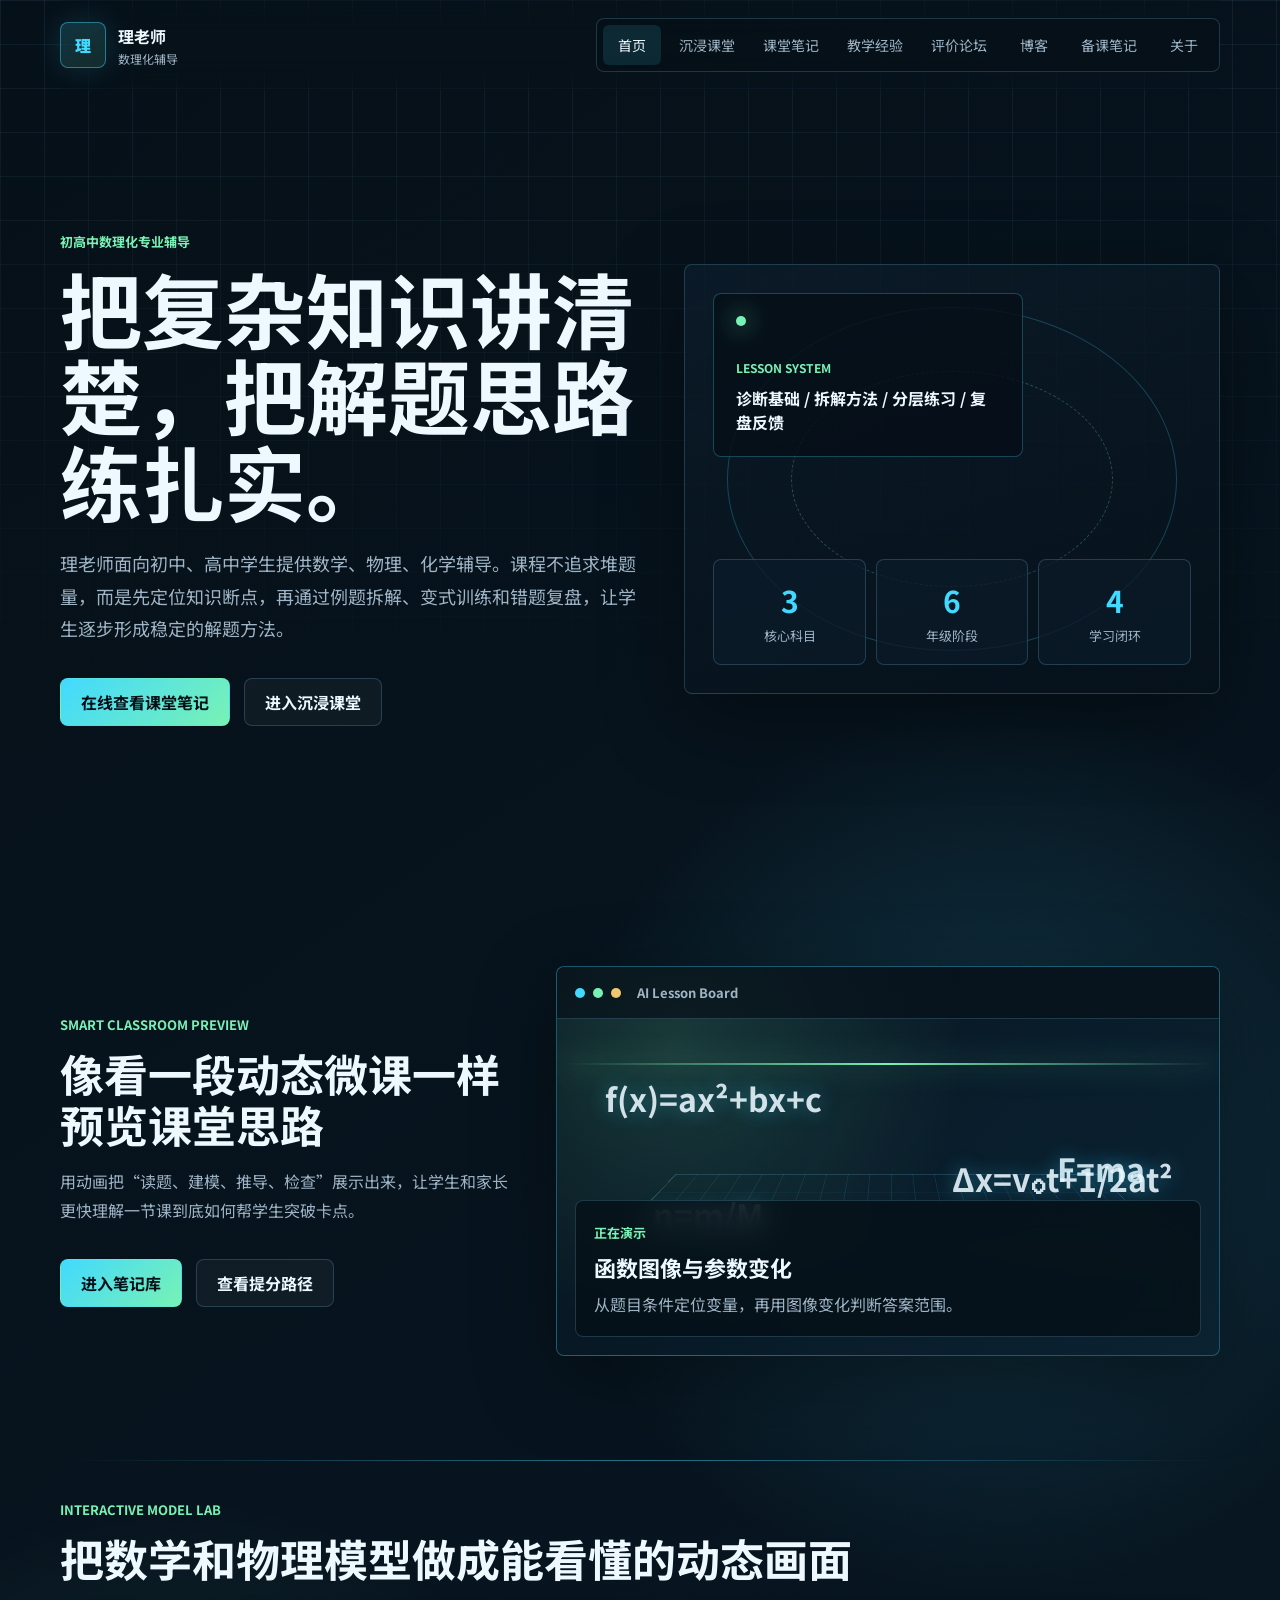
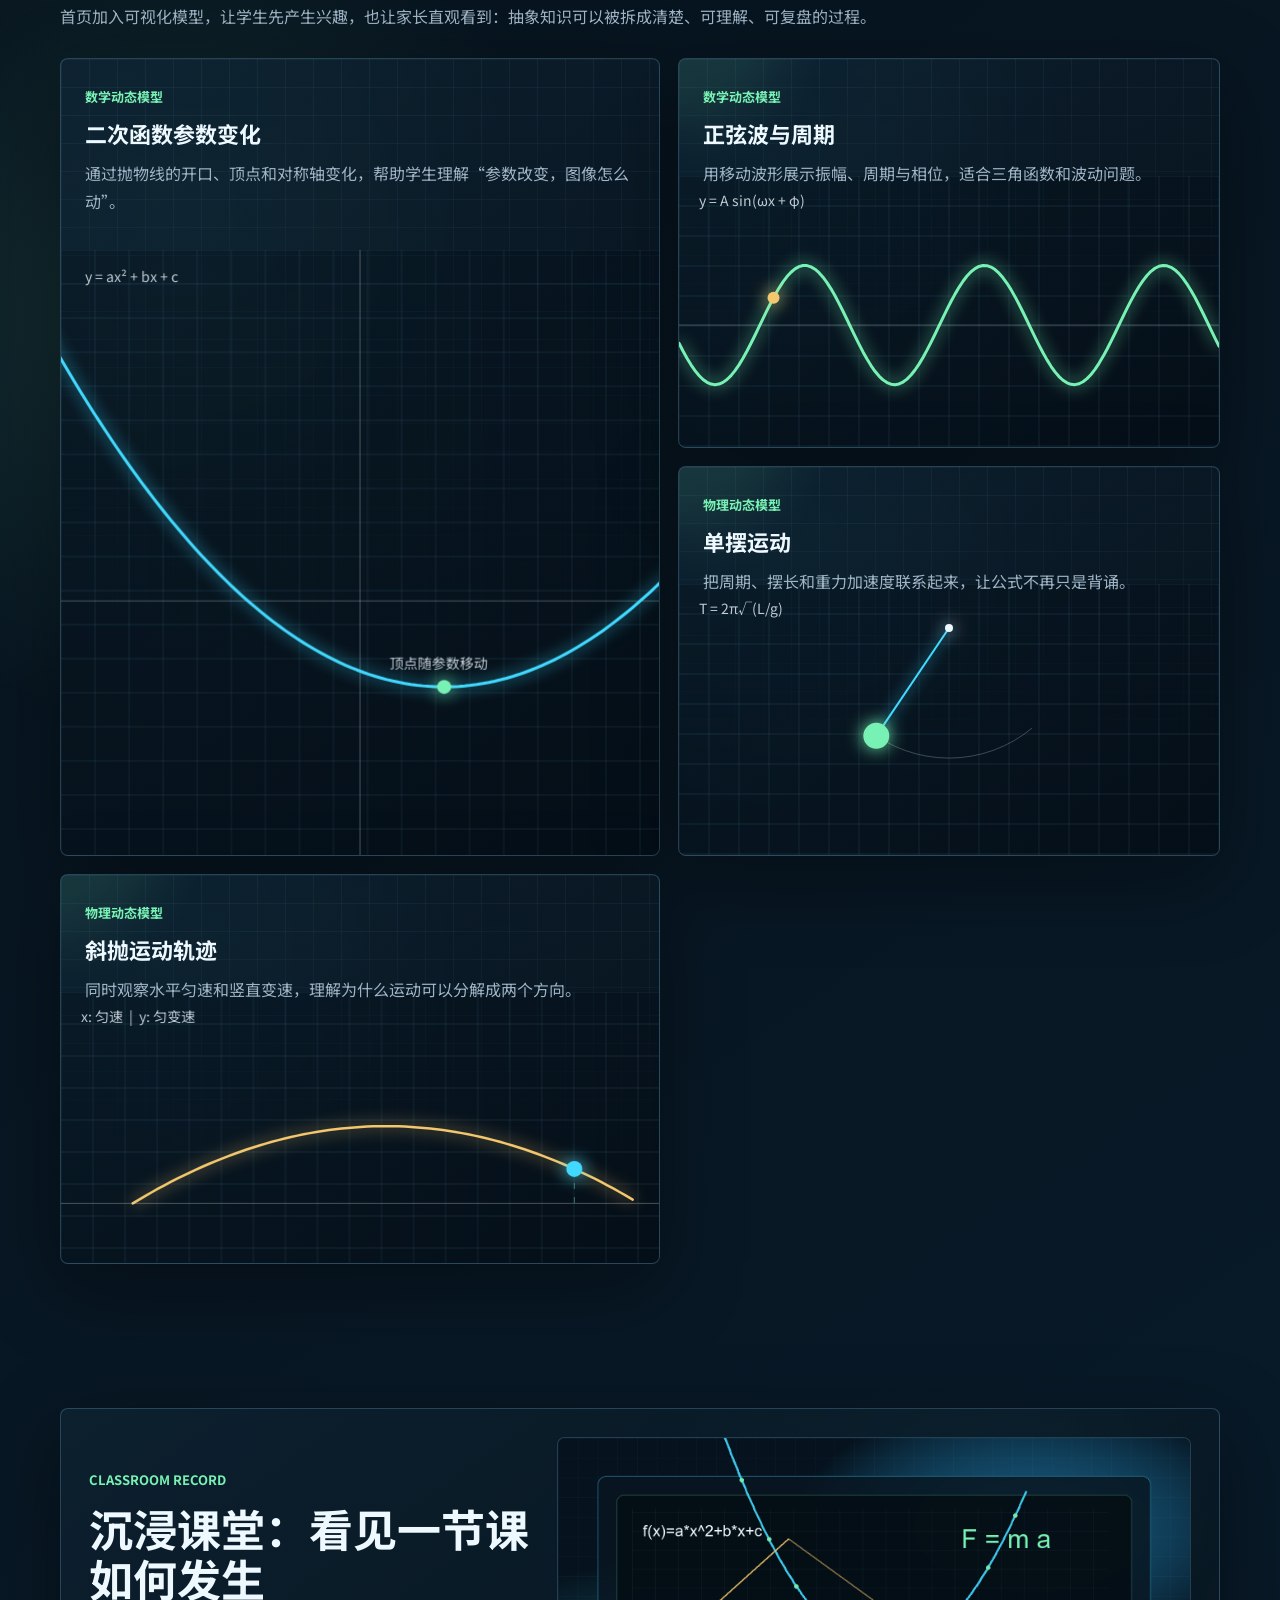
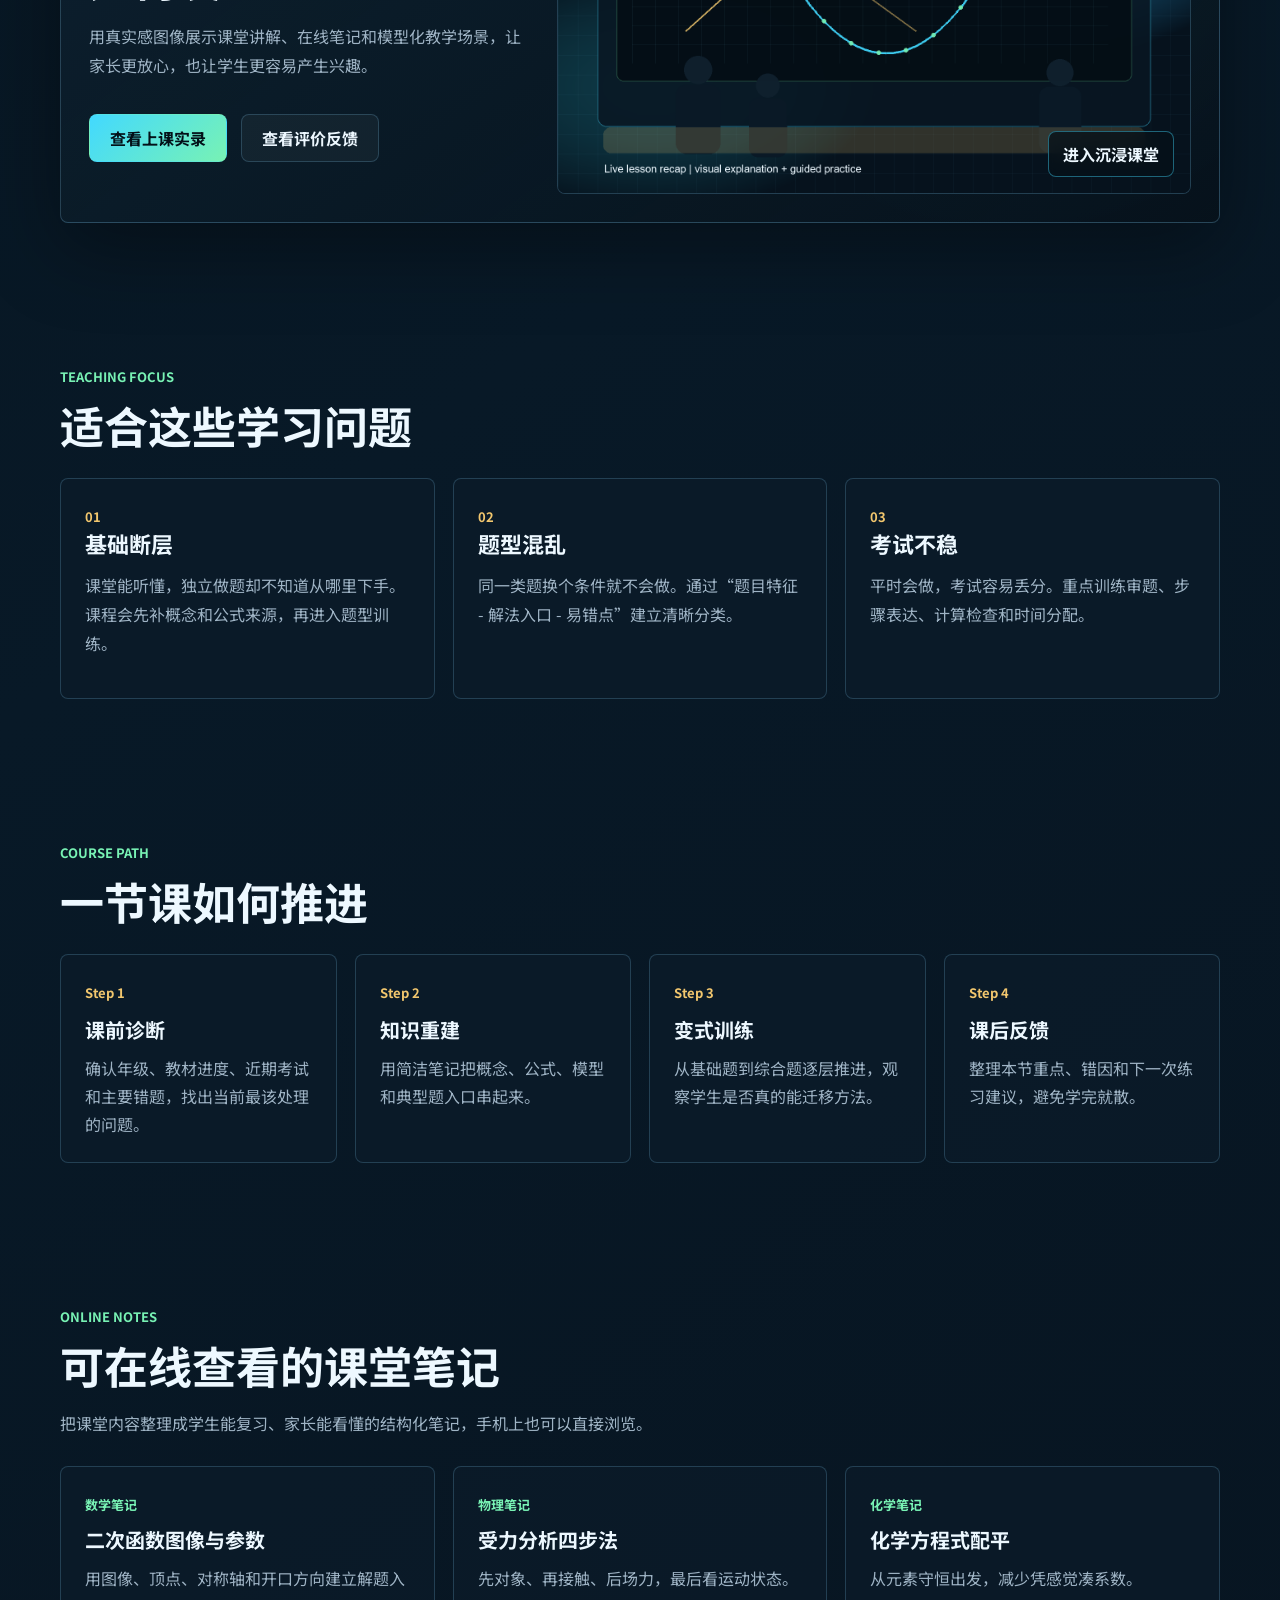
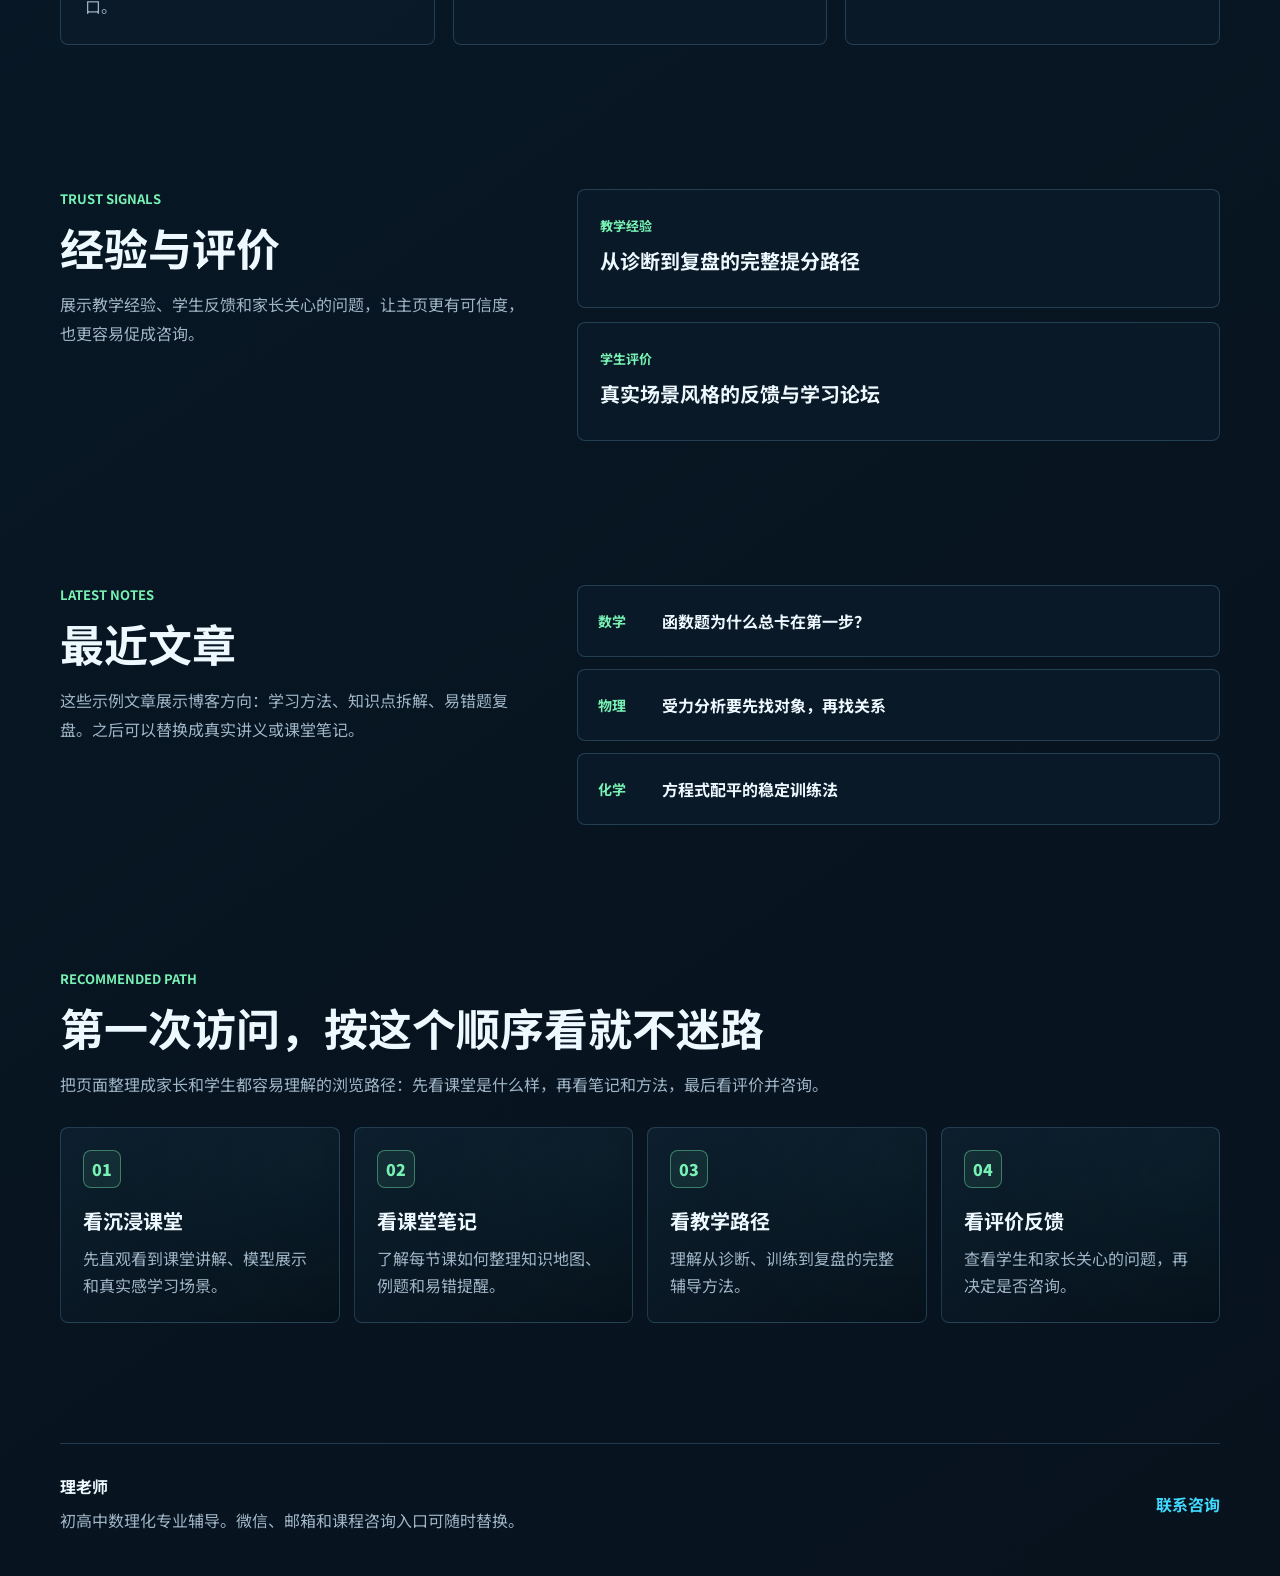
<file: index.html>
<!DOCTYPE html>
<html lang="zh-CN">
<head>
  <meta charset="UTF-8">
  <meta name="viewport" content="width=device-width, initial-scale=1.0">
  <meta name="description" content="理老师，初高中数理化专业辅导老师，专注知识体系梳理、解题思维训练与备考复盘。">
  <title>理老师 | 初高中数理化专业辅导</title>
  <link rel="preconnect" href="https://fonts.googleapis.com">
  <link rel="preconnect" href="https://fonts.gstatic.com" crossorigin>
  <link href="https://fonts.googleapis.com/css2?family=Noto+Sans+SC:wght@400;500;700;900&display=swap" rel="stylesheet">
  <link rel="stylesheet" href="styles.css">
</head>
<body>
  <div class="site-shell">
    <header class="site-header">
      <a class="brand" href="index.html" aria-label="理老师首页">
        <span class="brand-mark">理</span>
        <span>
          <strong>理老师</strong>
          <small>数理化辅导</small>
        </span>
      </a>
      <button class="nav-toggle" type="button" aria-expanded="false" aria-label="打开导航">
        <span></span>
        <span></span>
      </button>
      <nav class="site-nav" aria-label="主导航">
        <a class="active" href="index.html">首页</a>
        <a href="classroom.html">沉浸课堂</a>
        <a href="notes.html">课堂笔记</a>
        <a href="experience.html">教学经验</a>
        <a href="community.html">评价论坛</a>
        <a href="blog.html">博客</a>
        <a href="projects.html">备课笔记</a>
        <a href="about.html">关于</a>
      </nav>
    </header>

    <main>
      <section class="hero">
        <div class="hero-copy">
          <p class="eyebrow">初高中数理化专业辅导</p>
          <h1>把复杂知识讲清楚，把解题思路练扎实。</h1>
          <p class="hero-text">理老师面向初中、高中学生提供数学、物理、化学辅导。课程不追求堆题量，而是先定位知识断点，再通过例题拆解、变式训练和错题复盘，让学生逐步形成稳定的解题方法。</p>
          <div class="hero-actions">
            <a class="button primary" href="notes.html">在线查看课堂笔记</a>
            <a class="button ghost" href="classroom.html">进入沉浸课堂</a>
          </div>
        </div>
        <div class="hero-panel" aria-label="教学能力概览">
          <div class="orbit-card">
            <span class="signal-dot"></span>
            <p>LESSON SYSTEM</p>
            <strong>诊断基础 / 拆解方法 / 分层练习 / 复盘反馈</strong>
          </div>
          <div class="metric-grid">
            <div>
              <strong>3</strong>
              <span>核心科目</span>
            </div>
            <div>
              <strong>6</strong>
              <span>年级阶段</span>
            </div>
            <div>
              <strong>4</strong>
              <span>学习闭环</span>
            </div>
          </div>
        </div>
      </section>

      <section class="section cinema-section">
        <div>
          <p class="eyebrow">Smart Classroom Preview</p>
          <h2>像看一段动态微课一样预览课堂思路</h2>
          <p class="muted">用动画把“读题、建模、推导、检查”展示出来，让学生和家长更快理解一节课到底如何帮学生突破卡点。</p>
          <div class="hero-actions">
            <a class="button primary" href="notes.html">进入笔记库</a>
            <a class="button ghost" href="experience.html">查看提分路径</a>
          </div>
        </div>
        <div class="lesson-video" aria-label="动态课堂预览">
          <div class="video-topbar">
            <span></span>
            <span></span>
            <span></span>
            <strong>AI Lesson Board</strong>
          </div>
          <div class="formula-stream">
            <b>f(x)=ax²+bx+c</b>
            <b>F=ma</b>
            <b>n=m/M</b>
            <b>Δx=v₀t+1/2at²</b>
          </div>
          <div class="scan-line"></div>
          <div class="video-caption">
            <span>正在演示</span>
            <strong>函数图像与参数变化</strong>
            <p>从题目条件定位变量，再用图像变化判断答案范围。</p>
          </div>
        </div>
      </section>

      <section class="section model-lab-section">
        <div class="section-heading wide-heading">
          <p class="eyebrow">Interactive Model Lab</p>
          <h2>把数学和物理模型做成能看懂的动态画面</h2>
          <p class="muted">首页加入可视化模型，让学生先产生兴趣，也让家长直观看到：抽象知识可以被拆成清楚、可理解、可复盘的过程。</p>
        </div>
        <div class="model-lab-grid">
          <article class="model-card featured-model">
            <div class="model-copy">
              <span>数学动态模型</span>
              <h3>二次函数参数变化</h3>
              <p>通过抛物线的开口、顶点和对称轴变化，帮助学生理解“参数改变，图像怎么动”。</p>
            </div>
            <canvas id="parabola-model" class="model-canvas" width="680" height="360" aria-label="二次函数动态模型"></canvas>
          </article>
          <article class="model-card">
            <div class="model-copy">
              <span>数学动态模型</span>
              <h3>正弦波与周期</h3>
              <p>用移动波形展示振幅、周期与相位，适合三角函数和波动问题。</p>
            </div>
            <canvas id="wave-model" class="model-canvas" width="520" height="280" aria-label="正弦波动态模型"></canvas>
          </article>
          <article class="model-card">
            <div class="model-copy">
              <span>物理动态模型</span>
              <h3>单摆运动</h3>
              <p>把周期、摆长和重力加速度联系起来，让公式不再只是背诵。</p>
            </div>
            <canvas id="pendulum-model" class="model-canvas" width="520" height="280" aria-label="单摆动态模型"></canvas>
          </article>
          <article class="model-card wide-model">
            <div class="model-copy">
              <span>物理动态模型</span>
              <h3>斜抛运动轨迹</h3>
              <p>同时观察水平匀速和竖直变速，理解为什么运动可以分解成两个方向。</p>
            </div>
            <canvas id="projectile-model" class="model-canvas" width="680" height="320" aria-label="斜抛运动动态模型"></canvas>
          </article>
        </div>
      </section>

      <section class="section real-class-section">
        <div class="real-class-hero">
          <div>
            <p class="eyebrow">Classroom Record</p>
            <h2>沉浸课堂：看见一节课如何发生</h2>
            <p class="muted">用真实感图像展示课堂讲解、在线笔记和模型化教学场景，让家长更放心，也让学生更容易产生兴趣。</p>
            <div class="hero-actions">
              <a class="button primary" href="classroom.html">查看上课实录</a>
              <a class="button ghost" href="community.html">查看评价反馈</a>
            </div>
          </div>
          <a class="real-class-cover" href="classroom.html" aria-label="进入沉浸课堂页面">
            <img src="assets/classroom-session.png" alt="沉浸课堂讲解场景">
            <span>进入沉浸课堂</span>
          </a>
        </div>
      </section>

      <section class="section">
        <div class="section-heading">
          <p class="eyebrow">Teaching Focus</p>
          <h2>适合这些学习问题</h2>
        </div>
        <div class="feature-grid">
          <article class="feature-card">
            <span>01</span>
            <h3>基础断层</h3>
            <p>课堂能听懂，独立做题却不知道从哪里下手。课程会先补概念和公式来源，再进入题型训练。</p>
          </article>
          <article class="feature-card">
            <span>02</span>
            <h3>题型混乱</h3>
            <p>同一类题换个条件就不会做。通过“题目特征 - 解法入口 - 易错点”建立清晰分类。</p>
          </article>
          <article class="feature-card">
            <span>03</span>
            <h3>考试不稳</h3>
            <p>平时会做，考试容易丢分。重点训练审题、步骤表达、计算检查和时间分配。</p>
          </article>
        </div>
      </section>

      <section class="section">
        <div class="section-heading">
          <p class="eyebrow">Course Path</p>
          <h2>一节课如何推进</h2>
        </div>
        <div class="process-grid">
          <div class="process-card">
            <span>Step 1</span>
            <strong>课前诊断</strong>
            <p>确认年级、教材进度、近期考试和主要错题，找出当前最该处理的问题。</p>
          </div>
          <div class="process-card">
            <span>Step 2</span>
            <strong>知识重建</strong>
            <p>用简洁笔记把概念、公式、模型和典型题入口串起来。</p>
          </div>
          <div class="process-card">
            <span>Step 3</span>
            <strong>变式训练</strong>
            <p>从基础题到综合题逐层推进，观察学生是否真的能迁移方法。</p>
          </div>
          <div class="process-card">
            <span>Step 4</span>
            <strong>课后反馈</strong>
            <p>整理本节重点、错因和下一次练习建议，避免学完就散。</p>
          </div>
        </div>
      </section>

      <section class="section">
        <div class="section-heading">
          <p class="eyebrow">Online Notes</p>
          <h2>可在线查看的课堂笔记</h2>
          <p class="muted">把课堂内容整理成学生能复习、家长能看懂的结构化笔记，手机上也可以直接浏览。</p>
        </div>
        <div class="note-preview-grid">
          <a class="note-preview-card" href="notes.html#math-note">
            <span>数学笔记</span>
            <strong>二次函数图像与参数</strong>
            <p>用图像、顶点、对称轴和开口方向建立解题入口。</p>
          </a>
          <a class="note-preview-card" href="notes.html#physics-note">
            <span>物理笔记</span>
            <strong>受力分析四步法</strong>
            <p>先对象、再接触、后场力，最后看运动状态。</p>
          </a>
          <a class="note-preview-card" href="notes.html#chemistry-note">
            <span>化学笔记</span>
            <strong>化学方程式配平</strong>
            <p>从元素守恒出发，减少凭感觉凑系数。</p>
          </a>
        </div>
      </section>

      <section class="section split-section">
        <div>
          <p class="eyebrow">Trust Signals</p>
          <h2>经验与评价</h2>
          <p class="muted">展示教学经验、学生反馈和家长关心的问题，让主页更有可信度，也更容易促成咨询。</p>
        </div>
        <div class="trust-grid">
          <a href="experience.html">
            <span>教学经验</span>
            <strong>从诊断到复盘的完整提分路径</strong>
          </a>
          <a href="community.html">
            <span>学生评价</span>
            <strong>真实场景风格的反馈与学习论坛</strong>
          </a>
        </div>
      </section>

      <section class="section split-section">
        <div>
          <p class="eyebrow">Latest Notes</p>
          <h2>最近文章</h2>
          <p class="muted">这些示例文章展示博客方向：学习方法、知识点拆解、易错题复盘。之后可以替换成真实讲义或课堂笔记。</p>
        </div>
        <div class="article-list compact">
          <a class="article-row" href="blog.html#article-1">
            <span>数学</span>
            <strong>函数题为什么总卡在第一步？</strong>
          </a>
          <a class="article-row" href="blog.html#article-2">
            <span>物理</span>
            <strong>受力分析要先找对象，再找关系</strong>
          </a>
          <a class="article-row" href="blog.html#article-3">
            <span>化学</span>
            <strong>方程式配平的稳定训练法</strong>
          </a>
        </div>
      </section>

      <section class="section app-flow-section" id="start-flow">
        <div class="section-heading wide-heading">
          <p class="eyebrow">Recommended Path</p>
          <h2>第一次访问，按这个顺序看就不迷路</h2>
          <p class="muted">把页面整理成家长和学生都容易理解的浏览路径：先看课堂是什么样，再看笔记和方法，最后看评价并咨询。</p>
        </div>
        <div class="app-flow-grid">
          <a href="classroom.html">
            <span>01</span>
            <strong>看沉浸课堂</strong>
            <p>先直观看到课堂讲解、模型展示和真实感学习场景。</p>
          </a>
          <a href="notes.html">
            <span>02</span>
            <strong>看课堂笔记</strong>
            <p>了解每节课如何整理知识地图、例题和易错提醒。</p>
          </a>
          <a href="experience.html">
            <span>03</span>
            <strong>看教学路径</strong>
            <p>理解从诊断、训练到复盘的完整辅导方法。</p>
          </a>
          <a href="community.html">
            <span>04</span>
            <strong>看评价反馈</strong>
            <p>查看学生和家长关心的问题，再决定是否咨询。</p>
          </a>
        </div>
      </section>
    </main>

    <footer class="site-footer">
      <div>
        <strong>理老师</strong>
        <p>初高中数理化专业辅导。微信、邮箱和课程咨询入口可随时替换。</p>
      </div>
      <a href="about.html">联系咨询</a>
    </footer>
  </div>
  <nav class="bottom-tabbar" aria-label="快捷导航">
    <a href="index.html" data-page="index.html"><span>⌂</span><strong>首页</strong></a>
    <a href="classroom.html" data-page="classroom.html"><span>▣</span><strong>课堂</strong></a>
    <a href="notes.html" data-page="notes.html"><span>□</span><strong>笔记</strong></a>
    <a href="community.html" data-page="community.html"><span>☆</span><strong>评价</strong></a>
    <a href="about.html" data-page="about.html"><span>○</span><strong>咨询</strong></a>
  </nav>
  <script src="script.js"></script>
</body>
</html>
</file>
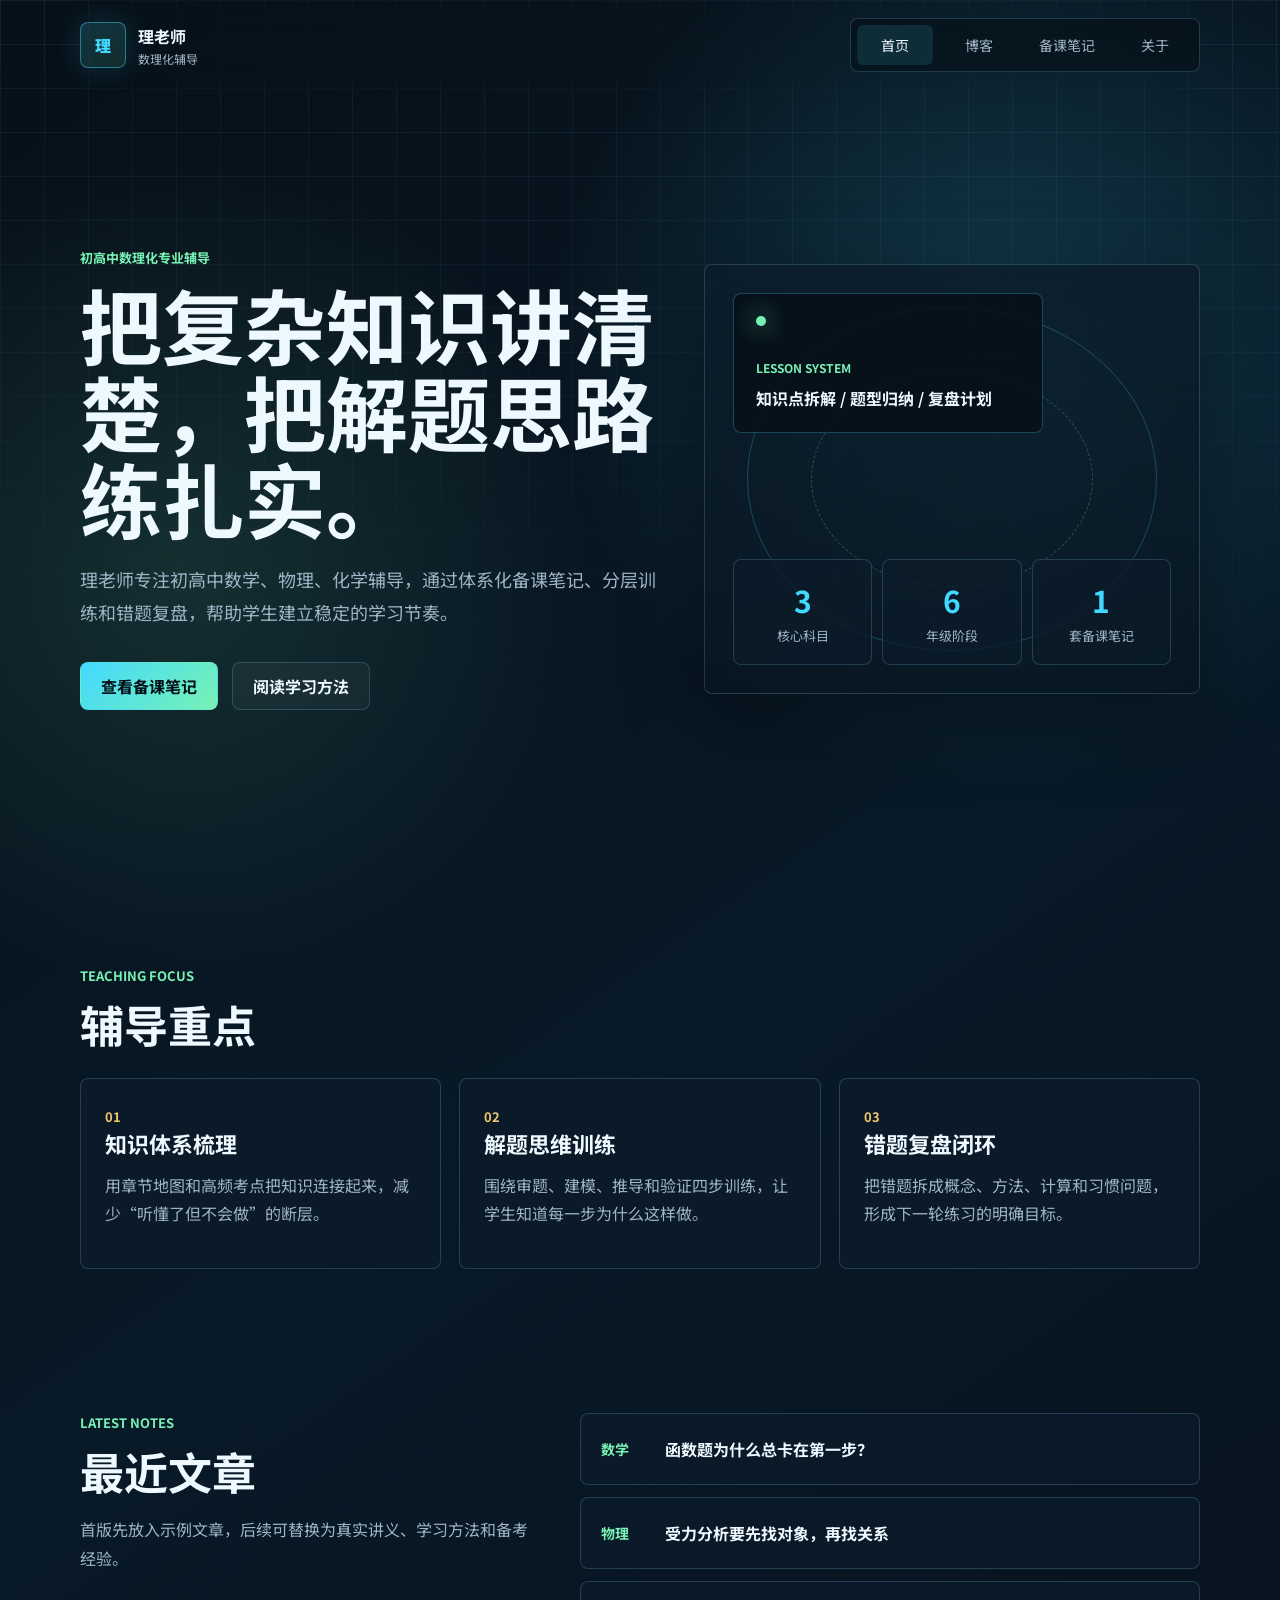
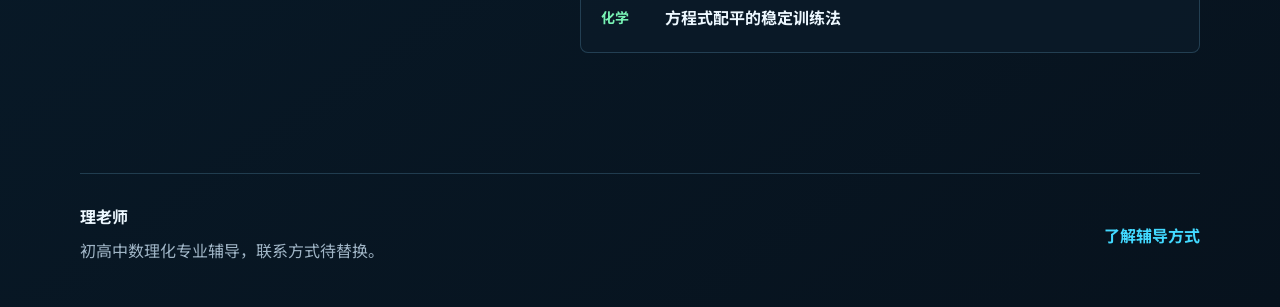
<file: 个人主页/index.html>
<!DOCTYPE html>
<html lang="zh-CN">
<head>
  <meta charset="UTF-8">
  <meta name="viewport" content="width=device-width, initial-scale=1.0">
  <meta name="description" content="理老师，初高中数理化专业辅导老师，专注知识体系梳理、解题思维训练与备考规划。">
  <title>理老师 | 初高中数理化专业辅导</title>
  <link rel="preconnect" href="https://fonts.googleapis.com">
  <link rel="preconnect" href="https://fonts.gstatic.com" crossorigin>
  <link href="https://fonts.googleapis.com/css2?family=Noto+Sans+SC:wght@400;500;700;900&display=swap" rel="stylesheet">
  <link rel="stylesheet" href="styles.css">
</head>
<body>
  <div class="site-shell">
    <header class="site-header">
      <a class="brand" href="index.html" aria-label="理老师首页">
        <span class="brand-mark">理</span>
        <span>
          <strong>理老师</strong>
          <small>数理化辅导</small>
        </span>
      </a>
      <button class="nav-toggle" type="button" aria-expanded="false" aria-label="打开导航">
        <span></span>
        <span></span>
      </button>
      <nav class="site-nav" aria-label="主导航">
        <a class="active" href="index.html">首页</a>
        <a href="blog.html">博客</a>
        <a href="projects.html">备课笔记</a>
        <a href="about.html">关于</a>
      </nav>
    </header>

    <main>
      <section class="hero">
        <div class="hero-copy">
          <p class="eyebrow">初高中数理化专业辅导</p>
          <h1>把复杂知识讲清楚，把解题思路练扎实。</h1>
          <p class="hero-text">理老师专注初高中数学、物理、化学辅导，通过体系化备课笔记、分层训练和错题复盘，帮助学生建立稳定的学习节奏。</p>
          <div class="hero-actions">
            <a class="button primary" href="projects.html">查看备课笔记</a>
            <a class="button ghost" href="blog.html">阅读学习方法</a>
          </div>
        </div>
        <div class="hero-panel" aria-label="教学能力概览">
          <div class="orbit-card">
            <span class="signal-dot"></span>
            <p>LESSON SYSTEM</p>
            <strong>知识点拆解 / 题型归纳 / 复盘计划</strong>
          </div>
          <div class="metric-grid">
            <div>
              <strong>3</strong>
              <span>核心科目</span>
            </div>
            <div>
              <strong>6</strong>
              <span>年级阶段</span>
            </div>
            <div>
              <strong>1</strong>
              <span>套备课笔记</span>
            </div>
          </div>
        </div>
      </section>

      <section class="section">
        <div class="section-heading">
          <p class="eyebrow">Teaching Focus</p>
          <h2>辅导重点</h2>
        </div>
        <div class="feature-grid">
          <article class="feature-card">
            <span>01</span>
            <h3>知识体系梳理</h3>
            <p>用章节地图和高频考点把知识连接起来，减少“听懂了但不会做”的断层。</p>
          </article>
          <article class="feature-card">
            <span>02</span>
            <h3>解题思维训练</h3>
            <p>围绕审题、建模、推导和验证四步训练，让学生知道每一步为什么这样做。</p>
          </article>
          <article class="feature-card">
            <span>03</span>
            <h3>错题复盘闭环</h3>
            <p>把错题拆成概念、方法、计算和习惯问题，形成下一轮练习的明确目标。</p>
          </article>
        </div>
      </section>

      <section class="section split-section">
        <div>
          <p class="eyebrow">Latest Notes</p>
          <h2>最近文章</h2>
          <p class="muted">首版先放入示例文章，后续可替换为真实讲义、学习方法和备考经验。</p>
        </div>
        <div class="article-list compact">
          <a class="article-row" href="blog.html#article-1">
            <span>数学</span>
            <strong>函数题为什么总卡在第一步？</strong>
          </a>
          <a class="article-row" href="blog.html#article-2">
            <span>物理</span>
            <strong>受力分析要先找对象，再找关系</strong>
          </a>
          <a class="article-row" href="blog.html#article-3">
            <span>化学</span>
            <strong>方程式配平的稳定训练法</strong>
          </a>
        </div>
      </section>
    </main>

    <footer class="site-footer">
      <div>
        <strong>理老师</strong>
        <p>初高中数理化专业辅导，联系方式待替换。</p>
      </div>
      <a href="about.html">了解辅导方式</a>
    </footer>
  </div>
  <script src="script.js"></script>
</body>
</html>
</file>
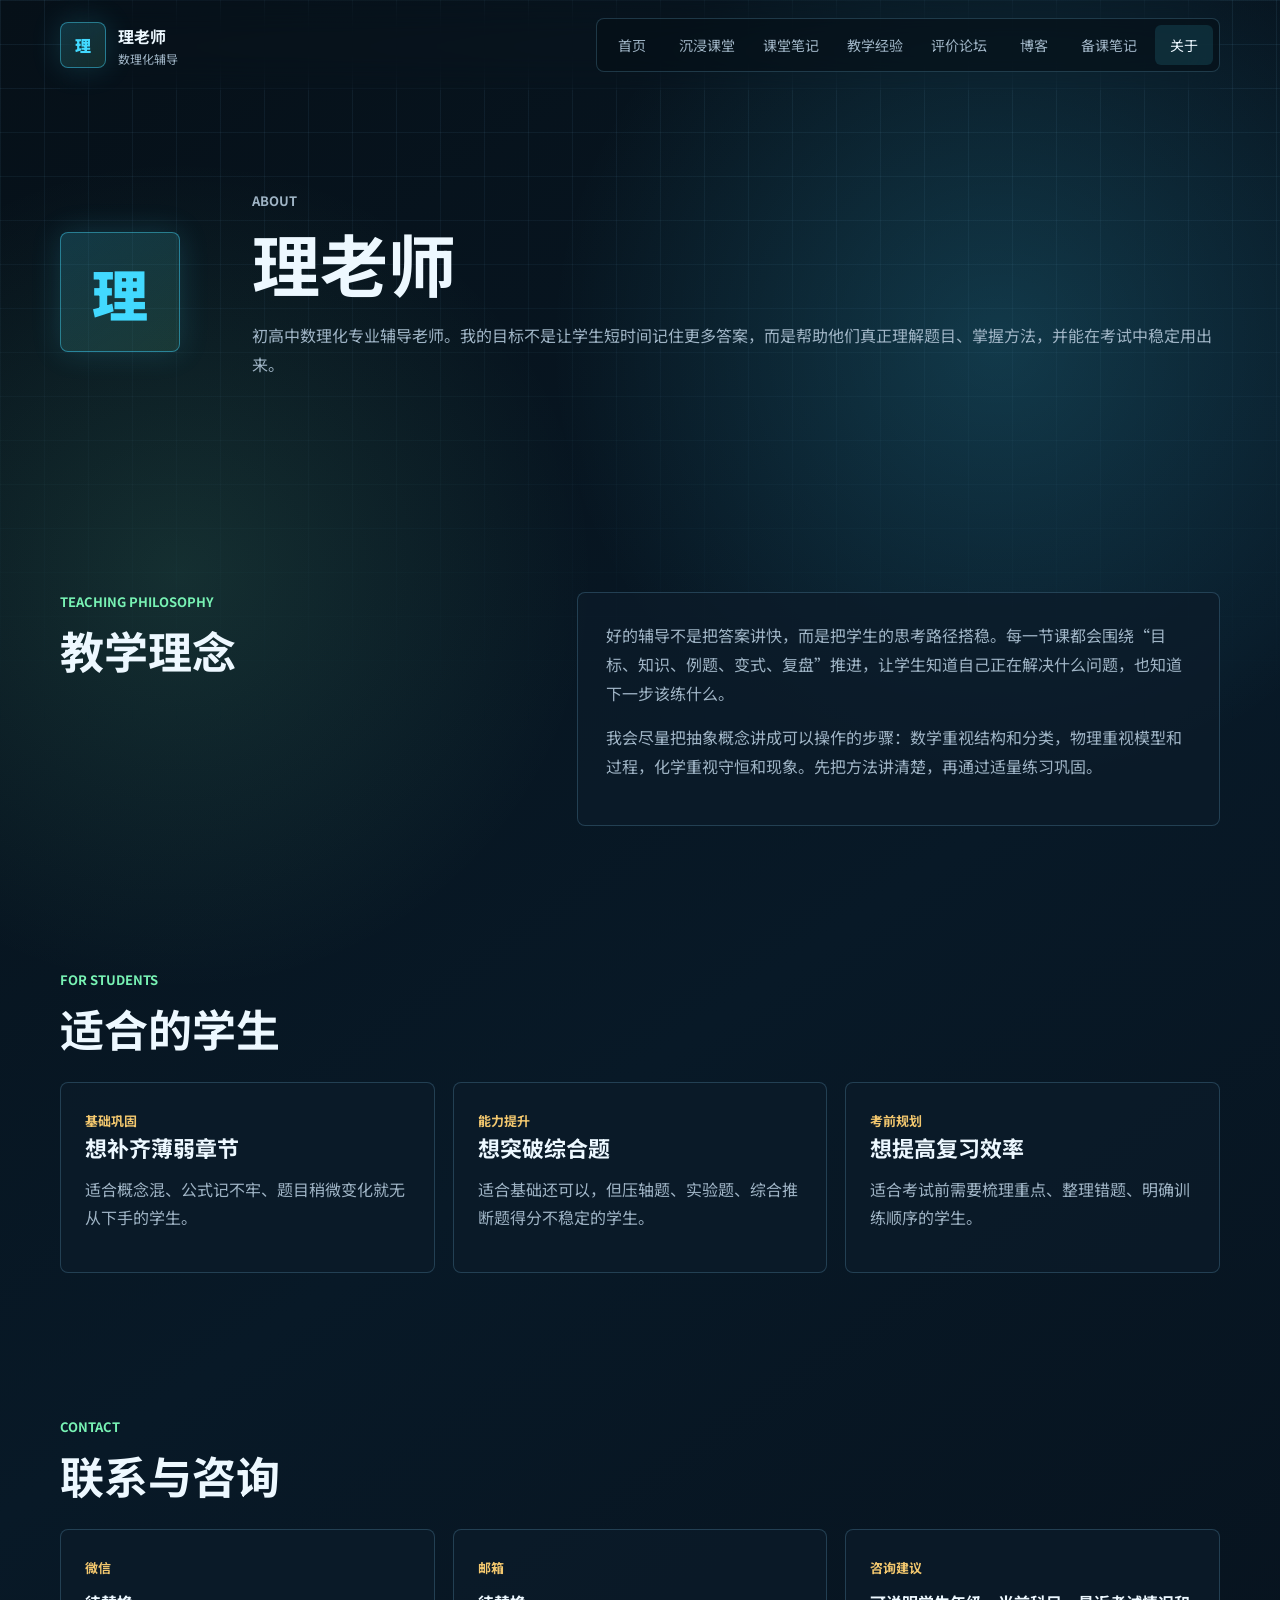
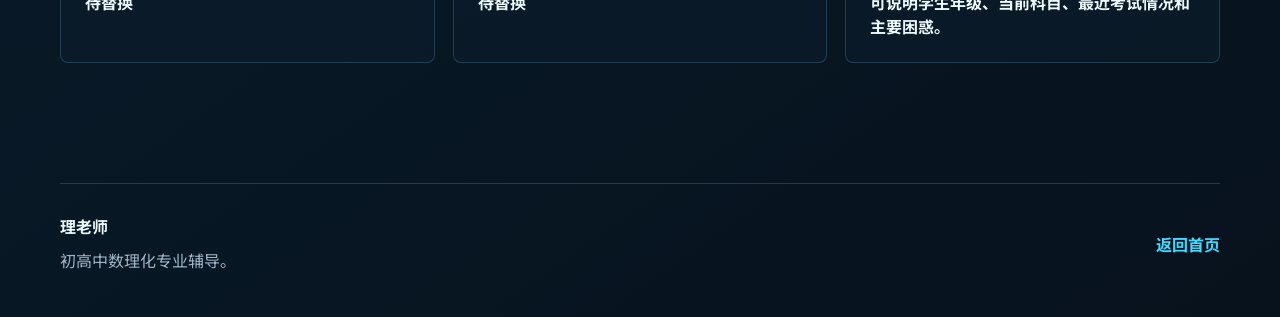
<file: about.html>
<!DOCTYPE html>
<html lang="zh-CN">
<head>
  <meta charset="UTF-8">
  <meta name="viewport" content="width=device-width, initial-scale=1.0">
  <meta name="description" content="关于理老师：初高中数理化专业辅导老师，注重知识体系、思维训练与复盘反馈。">
  <title>关于 | 理老师</title>
  <link rel="preconnect" href="https://fonts.googleapis.com">
  <link rel="preconnect" href="https://fonts.gstatic.com" crossorigin>
  <link href="https://fonts.googleapis.com/css2?family=Noto+Sans+SC:wght@400;500;700;900&display=swap" rel="stylesheet">
  <link rel="stylesheet" href="styles.css">
</head>
<body>
  <div class="site-shell">
    <header class="site-header">
      <a class="brand" href="index.html" aria-label="理老师首页">
        <span class="brand-mark">理</span>
        <span>
          <strong>理老师</strong>
          <small>数理化辅导</small>
        </span>
      </a>
      <button class="nav-toggle" type="button" aria-expanded="false" aria-label="打开导航">
        <span></span>
        <span></span>
      </button>
      <nav class="site-nav" aria-label="主导航">
        <a href="index.html">首页</a>
        <a href="classroom.html">沉浸课堂</a>
        <a href="notes.html">课堂笔记</a>
        <a href="experience.html">教学经验</a>
        <a href="community.html">评价论坛</a>
        <a href="blog.html">博客</a>
        <a href="projects.html">备课笔记</a>
        <a class="active" href="about.html">关于</a>
      </nav>
    </header>

    <main>
      <section class="about-hero">
        <div class="profile-mark" aria-label="理老师文字标识">理</div>
        <div>
          <p class="eyebrow">About</p>
          <h1>理老师</h1>
          <p>初高中数理化专业辅导老师。我的目标不是让学生短时间记住更多答案，而是帮助他们真正理解题目、掌握方法，并能在考试中稳定用出来。</p>
        </div>
      </section>

      <section class="section split-section">
        <div>
          <p class="eyebrow">Teaching Philosophy</p>
          <h2>教学理念</h2>
        </div>
        <div class="text-panel">
          <p>好的辅导不是把答案讲快，而是把学生的思考路径搭稳。每一节课都会围绕“目标、知识、例题、变式、复盘”推进，让学生知道自己正在解决什么问题，也知道下一步该练什么。</p>
          <p>我会尽量把抽象概念讲成可以操作的步骤：数学重视结构和分类，物理重视模型和过程，化学重视守恒和现象。先把方法讲清楚，再通过适量练习巩固。</p>
        </div>
      </section>

      <section class="section">
        <div class="section-heading">
          <p class="eyebrow">For Students</p>
          <h2>适合的学生</h2>
        </div>
        <div class="feature-grid">
          <article class="feature-card">
            <span>基础巩固</span>
            <h3>想补齐薄弱章节</h3>
            <p>适合概念混、公式记不牢、题目稍微变化就无从下手的学生。</p>
          </article>
          <article class="feature-card">
            <span>能力提升</span>
            <h3>想突破综合题</h3>
            <p>适合基础还可以，但压轴题、实验题、综合推断题得分不稳定的学生。</p>
          </article>
          <article class="feature-card">
            <span>考前规划</span>
            <h3>想提高复习效率</h3>
            <p>适合考试前需要梳理重点、整理错题、明确训练顺序的学生。</p>
          </article>
        </div>
      </section>

      <section class="section">
        <div class="section-heading">
          <p class="eyebrow">Contact</p>
          <h2>联系与咨询</h2>
        </div>
        <div class="contact-grid">
          <div class="contact-card">
            <span>微信</span>
            <strong>待替换</strong>
          </div>
          <div class="contact-card">
            <span>邮箱</span>
            <strong>待替换</strong>
          </div>
          <div class="contact-card">
            <span>咨询建议</span>
            <strong>可说明学生年级、当前科目、最近考试情况和主要困惑。</strong>
          </div>
        </div>
      </section>
    </main>

    <footer class="site-footer">
      <div>
        <strong>理老师</strong>
        <p>初高中数理化专业辅导。</p>
      </div>
      <a href="index.html">返回首页</a>
    </footer>
  </div>
  <nav class="bottom-tabbar" aria-label="快捷导航">
    <a href="index.html" data-page="index.html"><span>⌂</span><strong>首页</strong></a>
    <a href="classroom.html" data-page="classroom.html"><span>▣</span><strong>课堂</strong></a>
    <a href="notes.html" data-page="notes.html"><span>□</span><strong>笔记</strong></a>
    <a href="community.html" data-page="community.html"><span>☆</span><strong>评价</strong></a>
    <a href="about.html" data-page="about.html"><span>○</span><strong>咨询</strong></a>
  </nav>
  <script src="script.js"></script>
</body>
</html>
</file>
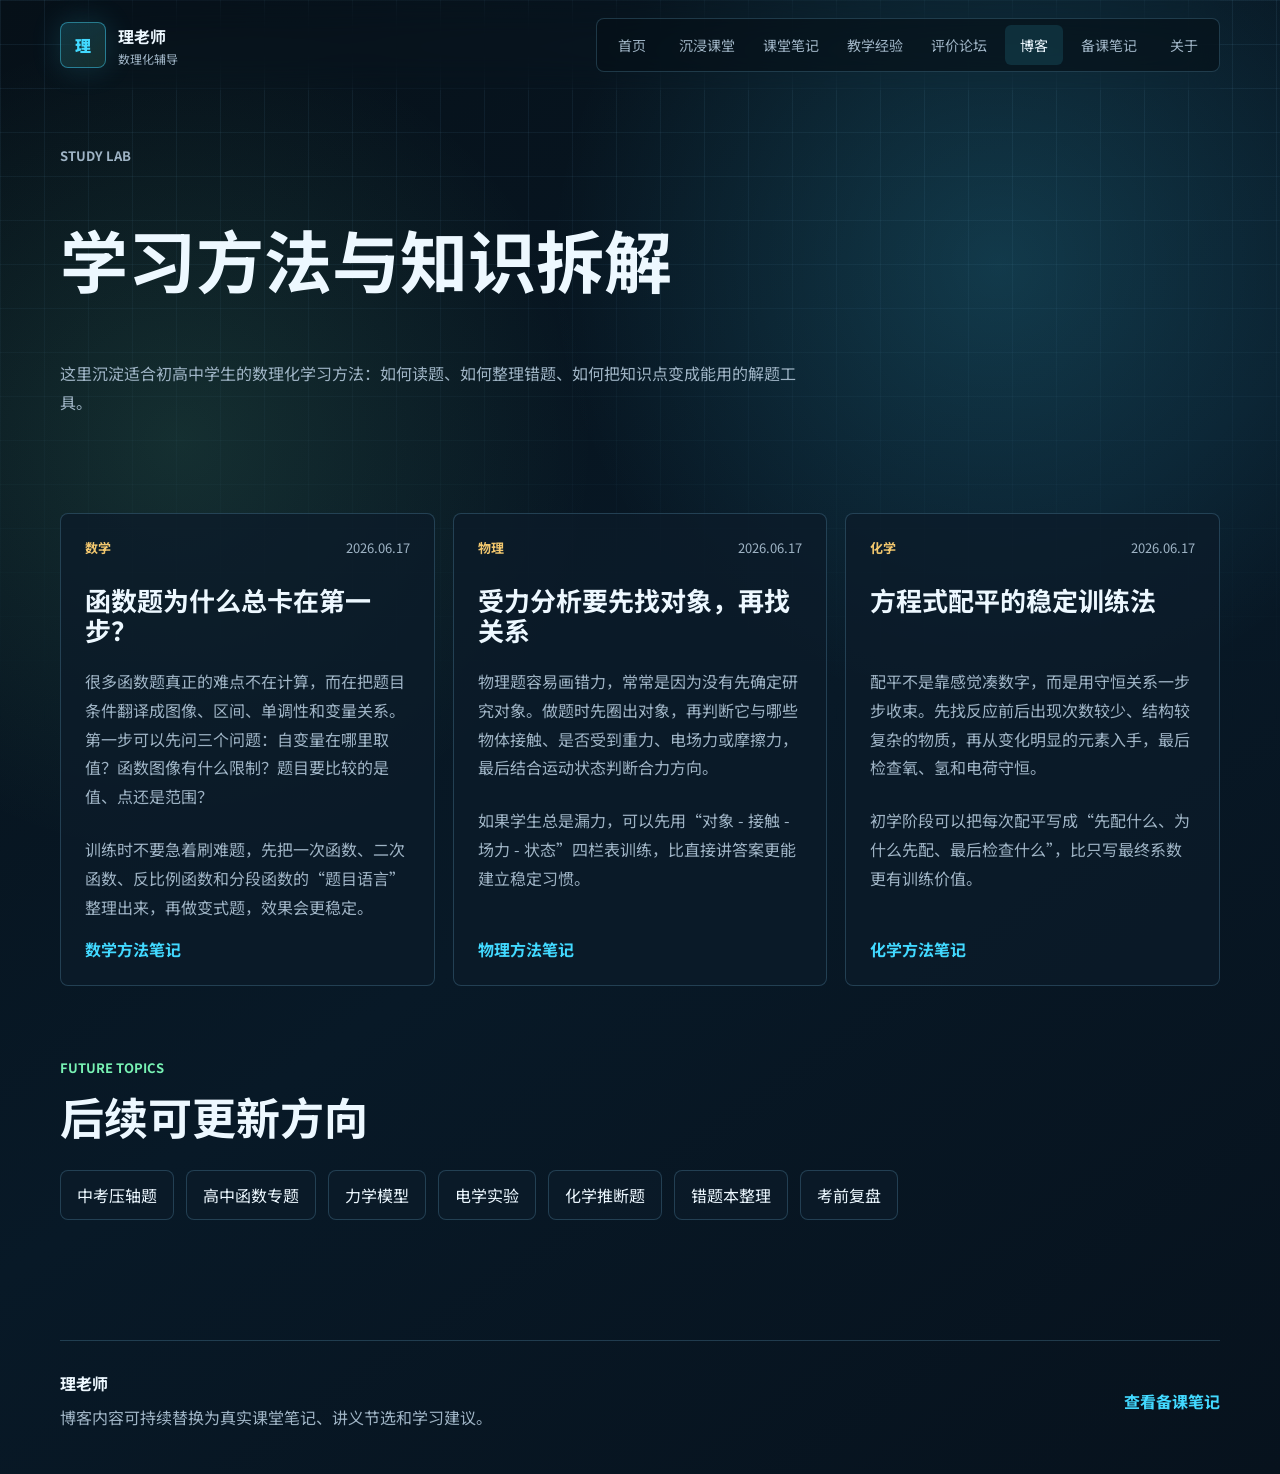
<file: blog.html>
<!DOCTYPE html>
<html lang="zh-CN">
<head>
  <meta charset="UTF-8">
  <meta name="viewport" content="width=device-width, initial-scale=1.0">
  <meta name="description" content="理老师博客：初高中数理化学习方法、知识点拆解、错题复盘与备考建议。">
  <title>博客 | 理老师</title>
  <link rel="preconnect" href="https://fonts.googleapis.com">
  <link rel="preconnect" href="https://fonts.gstatic.com" crossorigin>
  <link href="https://fonts.googleapis.com/css2?family=Noto+Sans+SC:wght@400;500;700;900&display=swap" rel="stylesheet">
  <link rel="stylesheet" href="styles.css">
</head>
<body>
  <div class="site-shell">
    <header class="site-header">
      <a class="brand" href="index.html" aria-label="理老师首页">
        <span class="brand-mark">理</span>
        <span>
          <strong>理老师</strong>
          <small>数理化辅导</small>
        </span>
      </a>
      <button class="nav-toggle" type="button" aria-expanded="false" aria-label="打开导航">
        <span></span>
        <span></span>
      </button>
      <nav class="site-nav" aria-label="主导航">
        <a href="index.html">首页</a>
        <a href="classroom.html">沉浸课堂</a>
        <a href="notes.html">课堂笔记</a>
        <a href="experience.html">教学经验</a>
        <a href="community.html">评价论坛</a>
        <a class="active" href="blog.html">博客</a>
        <a href="projects.html">备课笔记</a>
        <a href="about.html">关于</a>
      </nav>
    </header>

    <main>
      <section class="page-hero">
        <p class="eyebrow">Study Lab</p>
        <h1>学习方法与知识拆解</h1>
        <p>这里沉淀适合初高中学生的数理化学习方法：如何读题、如何整理错题、如何把知识点变成能用的解题工具。</p>
      </section>

      <section class="article-grid expanded">
        <article id="article-1" class="article-card">
          <div class="article-meta">
            <span>数学</span>
            <time datetime="2026-06-17">2026.06.17</time>
          </div>
          <h2>函数题为什么总卡在第一步？</h2>
          <p>很多函数题真正的难点不在计算，而在把题目条件翻译成图像、区间、单调性和变量关系。第一步可以先问三个问题：自变量在哪里取值？函数图像有什么限制？题目要比较的是值、点还是范围？</p>
          <p>训练时不要急着刷难题，先把一次函数、二次函数、反比例函数和分段函数的“题目语言”整理出来，再做变式题，效果会更稳定。</p>
          <a href="#article-1">数学方法笔记</a>
        </article>
        <article id="article-2" class="article-card">
          <div class="article-meta">
            <span>物理</span>
            <time datetime="2026-06-17">2026.06.17</time>
          </div>
          <h2>受力分析要先找对象，再找关系</h2>
          <p>物理题容易画错力，常常是因为没有先确定研究对象。做题时先圈出对象，再判断它与哪些物体接触、是否受到重力、电场力或摩擦力，最后结合运动状态判断合力方向。</p>
          <p>如果学生总是漏力，可以先用“对象 - 接触 - 场力 - 状态”四栏表训练，比直接讲答案更能建立稳定习惯。</p>
          <a href="#article-2">物理方法笔记</a>
        </article>
        <article id="article-3" class="article-card">
          <div class="article-meta">
            <span>化学</span>
            <time datetime="2026-06-17">2026.06.17</time>
          </div>
          <h2>方程式配平的稳定训练法</h2>
          <p>配平不是靠感觉凑数字，而是用守恒关系一步步收束。先找反应前后出现次数较少、结构较复杂的物质，再从变化明显的元素入手，最后检查氧、氢和电荷守恒。</p>
          <p>初学阶段可以把每次配平写成“先配什么、为什么先配、最后检查什么”，比只写最终系数更有训练价值。</p>
          <a href="#article-3">化学方法笔记</a>
        </article>
      </section>

      <section class="section">
        <div class="section-heading">
          <p class="eyebrow">Future Topics</p>
          <h2>后续可更新方向</h2>
        </div>
        <div class="tag-cloud">
          <span>中考压轴题</span>
          <span>高中函数专题</span>
          <span>力学模型</span>
          <span>电学实验</span>
          <span>化学推断题</span>
          <span>错题本整理</span>
          <span>考前复盘</span>
        </div>
      </section>
    </main>

    <footer class="site-footer">
      <div>
        <strong>理老师</strong>
        <p>博客内容可持续替换为真实课堂笔记、讲义节选和学习建议。</p>
      </div>
      <a href="projects.html">查看备课笔记</a>
    </footer>
  </div>
  <nav class="bottom-tabbar" aria-label="快捷导航">
    <a href="index.html" data-page="index.html"><span>⌂</span><strong>首页</strong></a>
    <a href="classroom.html" data-page="classroom.html"><span>▣</span><strong>课堂</strong></a>
    <a href="notes.html" data-page="notes.html"><span>□</span><strong>笔记</strong></a>
    <a href="community.html" data-page="community.html"><span>☆</span><strong>评价</strong></a>
    <a href="about.html" data-page="about.html"><span>○</span><strong>咨询</strong></a>
  </nav>
  <script src="script.js"></script>
</body>
</html>
</file>
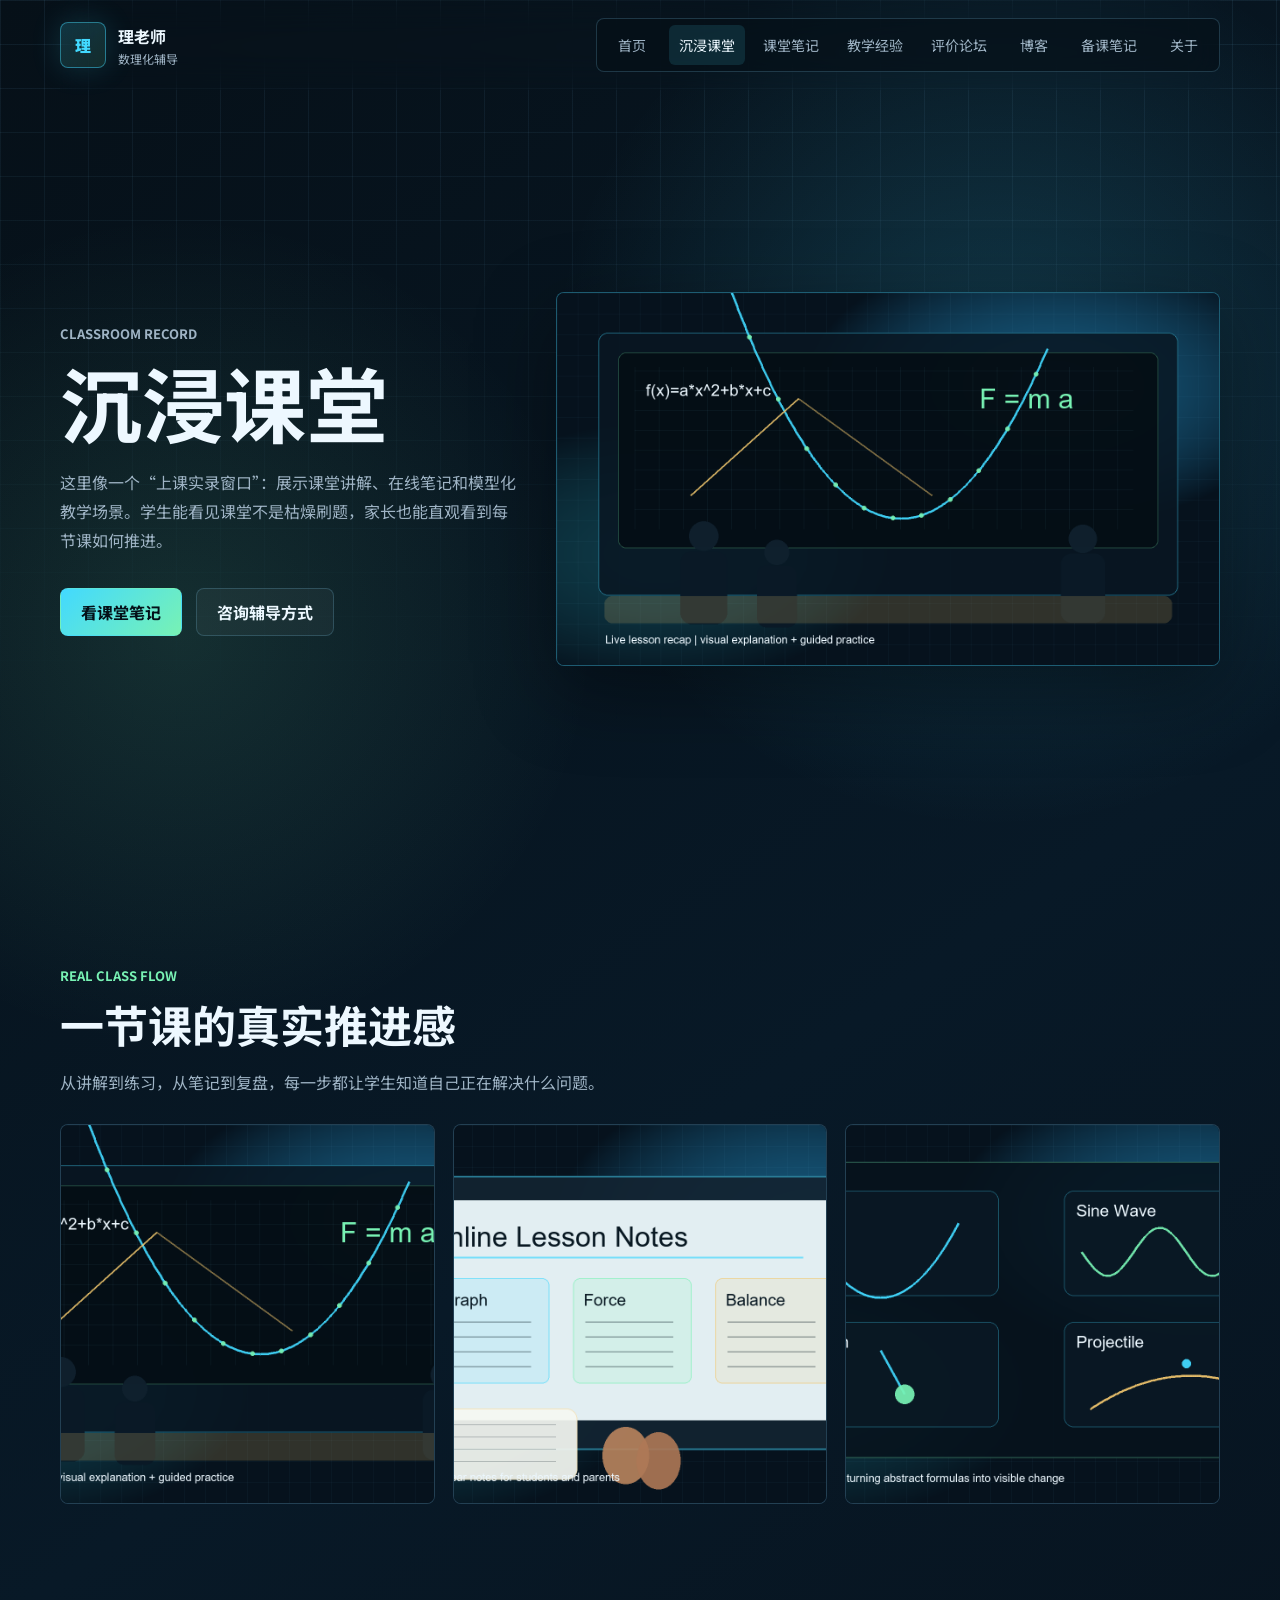
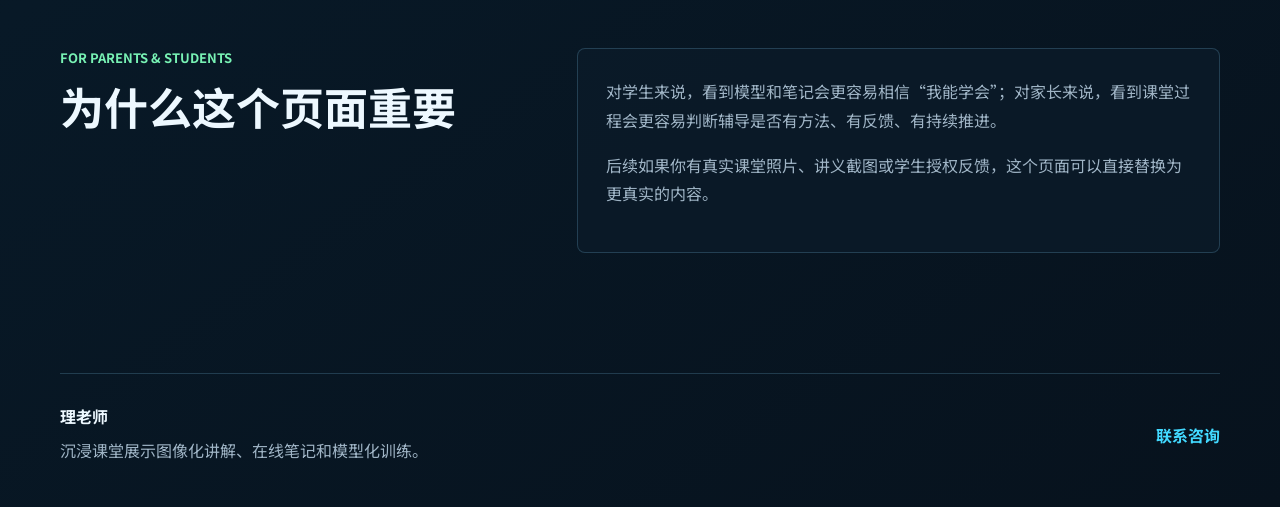
<file: classroom.html>
<!DOCTYPE html>
<html lang="zh-CN">
<head>
  <meta charset="UTF-8">
  <meta name="viewport" content="width=device-width, initial-scale=1.0">
  <meta name="description" content="理老师沉浸课堂：上课实录、课堂讲解场景、在线笔记和模型化教学展示。">
  <title>沉浸课堂 | 理老师</title>
  <link rel="preconnect" href="https://fonts.googleapis.com">
  <link rel="preconnect" href="https://fonts.gstatic.com" crossorigin>
  <link href="https://fonts.googleapis.com/css2?family=Noto+Sans+SC:wght@400;500;700;900&display=swap" rel="stylesheet">
  <link rel="stylesheet" href="styles.css">
</head>
<body>
  <div class="site-shell">
    <header class="site-header">
      <a class="brand" href="index.html" aria-label="理老师首页">
        <span class="brand-mark">理</span>
        <span>
          <strong>理老师</strong>
          <small>数理化辅导</small>
        </span>
      </a>
      <button class="nav-toggle" type="button" aria-expanded="false" aria-label="打开导航">
        <span></span>
        <span></span>
      </button>
      <nav class="site-nav" aria-label="主导航">
        <a href="index.html">首页</a>
        <a class="active" href="classroom.html">沉浸课堂</a>
        <a href="notes.html">课堂笔记</a>
        <a href="experience.html">教学经验</a>
        <a href="community.html">评价论坛</a>
        <a href="blog.html">博客</a>
        <a href="projects.html">备课笔记</a>
        <a href="about.html">关于</a>
      </nav>
    </header>

    <main>
      <section class="classroom-hero">
        <div class="classroom-copy">
          <p class="eyebrow">Classroom Record</p>
          <h1>沉浸课堂</h1>
          <p>这里像一个“上课实录窗口”：展示课堂讲解、在线笔记和模型化教学场景。学生能看见课堂不是枯燥刷题，家长也能直观看到每节课如何推进。</p>
          <div class="hero-actions">
            <a class="button primary" href="notes.html">看课堂笔记</a>
            <a class="button ghost" href="about.html">咨询辅导方式</a>
          </div>
        </div>
        <div class="classroom-visual">
          <img src="assets/classroom-session.png" alt="小班课堂图像化讲解场景">
        </div>
      </section>

      <section class="section">
        <div class="section-heading wide-heading">
          <p class="eyebrow">Real Class Flow</p>
          <h2>一节课的真实推进感</h2>
          <p class="muted">从讲解到练习，从笔记到复盘，每一步都让学生知道自己正在解决什么问题。</p>
        </div>
        <div class="classroom-gallery">
          <article>
            <img src="assets/classroom-session.png" alt="黑板讲解与模型化课堂">
            <div>
              <span>01 / 课堂讲解</span>
              <h3>先把题目变成图像和模型</h3>
              <p>函数图像、受力分析、运动轨迹都可以先可视化，再进入公式和计算。</p>
            </div>
          </article>
          <article>
            <img src="assets/online-notes-desk.png" alt="在线课堂笔记与课后复习">
            <div>
              <span>02 / 在线笔记</span>
              <h3>课后能继续看的结构化笔记</h3>
              <p>把知识地图、典型例题、易错提醒和课后任务整理到一份清楚的笔记里。</p>
            </div>
          </article>
          <article>
            <img src="assets/model-board.png" alt="数理化模型化教学展示">
            <div>
              <span>03 / 模型训练</span>
              <h3>让抽象公式变成可观察的变化</h3>
              <p>通过抛物线、正弦波、单摆和斜抛轨迹理解公式背后的变化关系。</p>
            </div>
          </article>
        </div>
      </section>

      <section class="section split-section">
        <div>
          <p class="eyebrow">For Parents & Students</p>
          <h2>为什么这个页面重要</h2>
        </div>
        <div class="text-panel">
          <p>对学生来说，看到模型和笔记会更容易相信“我能学会”；对家长来说，看到课堂过程会更容易判断辅导是否有方法、有反馈、有持续推进。</p>
          <p>后续如果你有真实课堂照片、讲义截图或学生授权反馈，这个页面可以直接替换为更真实的内容。</p>
        </div>
      </section>
    </main>

    <footer class="site-footer">
      <div>
        <strong>理老师</strong>
        <p>沉浸课堂展示图像化讲解、在线笔记和模型化训练。</p>
      </div>
      <a href="about.html">联系咨询</a>
    </footer>
  </div>
  <nav class="bottom-tabbar" aria-label="快捷导航">
    <a href="index.html" data-page="index.html"><span>⌂</span><strong>首页</strong></a>
    <a href="classroom.html" data-page="classroom.html"><span>▣</span><strong>课堂</strong></a>
    <a href="notes.html" data-page="notes.html"><span>□</span><strong>笔记</strong></a>
    <a href="community.html" data-page="community.html"><span>☆</span><strong>评价</strong></a>
    <a href="about.html" data-page="about.html"><span>○</span><strong>咨询</strong></a>
  </nav>
  <script src="script.js"></script>
</body>
</html>
</file>
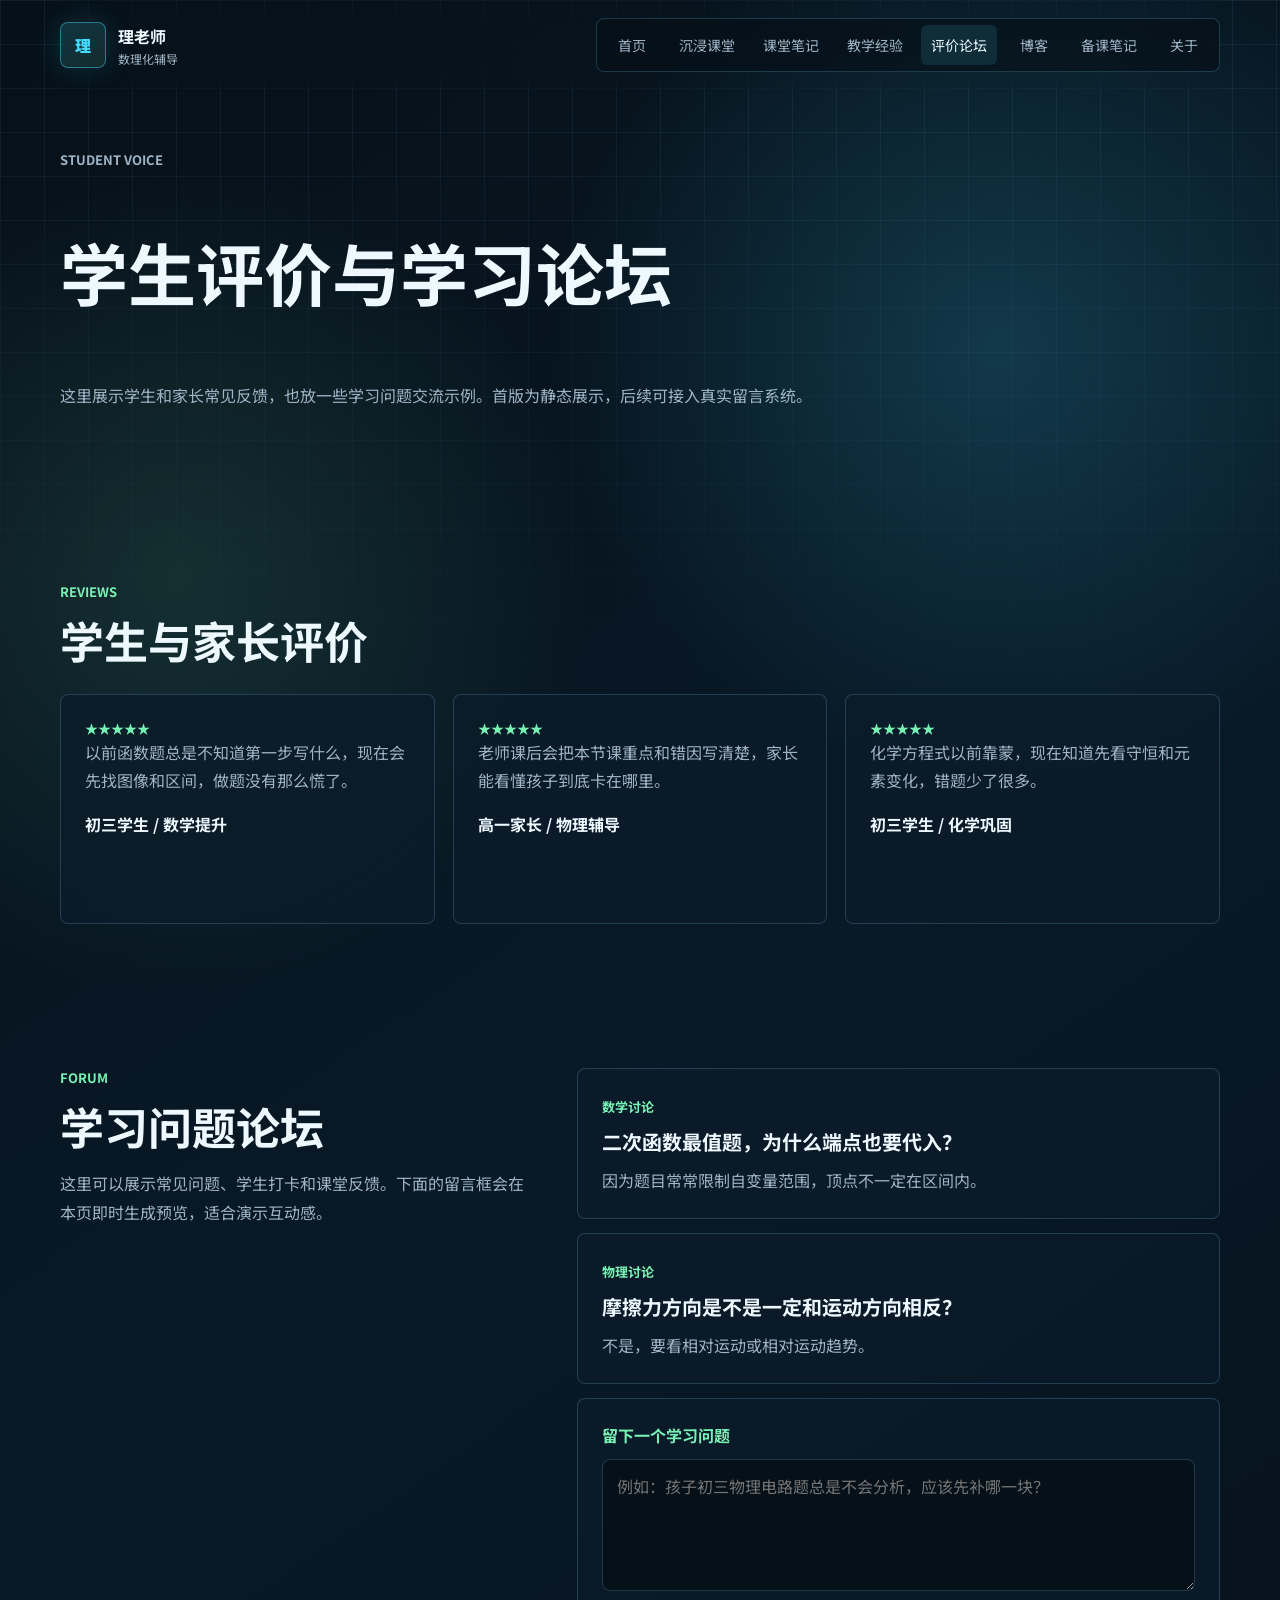
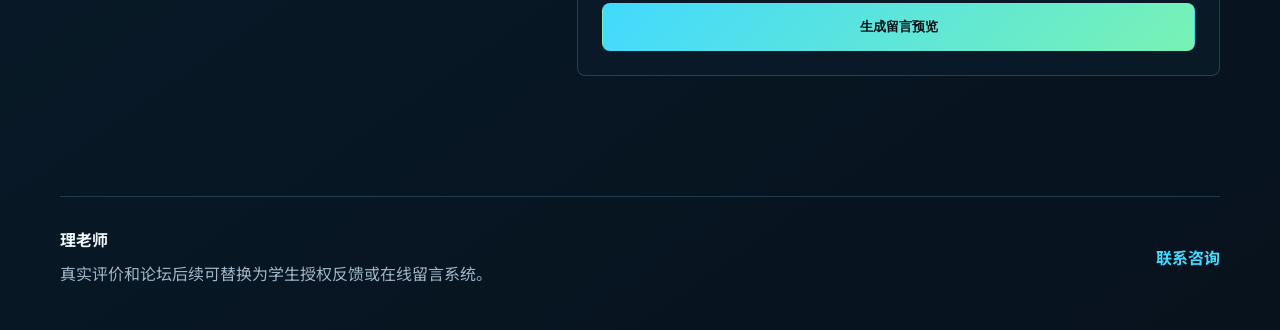
<file: community.html>
<!DOCTYPE html>
<html lang="zh-CN">
<head>
  <meta charset="UTF-8">
  <meta name="viewport" content="width=device-width, initial-scale=1.0">
  <meta name="description" content="理老师学生评价与学习论坛：学生反馈、家长留言、学习问题交流。">
  <title>评价论坛 | 理老师</title>
  <link rel="preconnect" href="https://fonts.googleapis.com">
  <link rel="preconnect" href="https://fonts.gstatic.com" crossorigin>
  <link href="https://fonts.googleapis.com/css2?family=Noto+Sans+SC:wght@400;500;700;900&display=swap" rel="stylesheet">
  <link rel="stylesheet" href="styles.css">
</head>
<body>
  <div class="site-shell">
    <header class="site-header">
      <a class="brand" href="index.html" aria-label="理老师首页">
        <span class="brand-mark">理</span>
        <span>
          <strong>理老师</strong>
          <small>数理化辅导</small>
        </span>
      </a>
      <button class="nav-toggle" type="button" aria-expanded="false" aria-label="打开导航">
        <span></span>
        <span></span>
      </button>
      <nav class="site-nav" aria-label="主导航">
        <a href="index.html">首页</a>
        <a href="classroom.html">沉浸课堂</a>
        <a href="notes.html">课堂笔记</a>
        <a href="experience.html">教学经验</a>
        <a class="active" href="community.html">评价论坛</a>
        <a href="blog.html">博客</a>
        <a href="projects.html">备课笔记</a>
        <a href="about.html">关于</a>
      </nav>
    </header>

    <main>
      <section class="page-hero">
        <p class="eyebrow">Student Voice</p>
        <h1>学生评价与学习论坛</h1>
        <p>这里展示学生和家长常见反馈，也放一些学习问题交流示例。首版为静态展示，后续可接入真实留言系统。</p>
      </section>

      <section class="section">
        <div class="section-heading">
          <p class="eyebrow">Reviews</p>
          <h2>学生与家长评价</h2>
        </div>
        <div class="review-grid">
          <article>
            <div class="stars">★★★★★</div>
            <p>以前函数题总是不知道第一步写什么，现在会先找图像和区间，做题没有那么慌了。</p>
            <strong>初三学生 / 数学提升</strong>
          </article>
          <article>
            <div class="stars">★★★★★</div>
            <p>老师课后会把本节课重点和错因写清楚，家长能看懂孩子到底卡在哪里。</p>
            <strong>高一家长 / 物理辅导</strong>
          </article>
          <article>
            <div class="stars">★★★★★</div>
            <p>化学方程式以前靠蒙，现在知道先看守恒和元素变化，错题少了很多。</p>
            <strong>初三学生 / 化学巩固</strong>
          </article>
        </div>
      </section>

      <section class="section split-section">
        <div>
          <p class="eyebrow">Forum</p>
          <h2>学习问题论坛</h2>
          <p class="muted">这里可以展示常见问题、学生打卡和课堂反馈。下面的留言框会在本页即时生成预览，适合演示互动感。</p>
        </div>
        <div class="forum-panel">
          <div class="forum-post">
            <span>数学讨论</span>
            <strong>二次函数最值题，为什么端点也要代入？</strong>
            <p>因为题目常常限制自变量范围，顶点不一定在区间内。</p>
          </div>
          <div class="forum-post">
            <span>物理讨论</span>
            <strong>摩擦力方向是不是一定和运动方向相反？</strong>
            <p>不是，要看相对运动或相对运动趋势。</p>
          </div>
          <form class="forum-form" id="forum-form">
            <label for="forum-input">留下一个学习问题</label>
            <textarea id="forum-input" rows="4" placeholder="例如：孩子初三物理电路题总是不会分析，应该先补哪一块？"></textarea>
            <button class="button primary" type="submit">生成留言预览</button>
          </form>
          <div class="forum-post generated" id="forum-preview" hidden>
            <span>新留言预览</span>
            <strong>你的问题已记录在本页预览中</strong>
            <p></p>
          </div>
        </div>
      </section>
    </main>

    <footer class="site-footer">
      <div>
        <strong>理老师</strong>
        <p>真实评价和论坛后续可替换为学生授权反馈或在线留言系统。</p>
      </div>
      <a href="about.html">联系咨询</a>
    </footer>
  </div>
  <nav class="bottom-tabbar" aria-label="快捷导航">
    <a href="index.html" data-page="index.html"><span>⌂</span><strong>首页</strong></a>
    <a href="classroom.html" data-page="classroom.html"><span>▣</span><strong>课堂</strong></a>
    <a href="notes.html" data-page="notes.html"><span>□</span><strong>笔记</strong></a>
    <a href="community.html" data-page="community.html"><span>☆</span><strong>评价</strong></a>
    <a href="about.html" data-page="about.html"><span>○</span><strong>咨询</strong></a>
  </nav>
  <script src="script.js"></script>
</body>
</html>
</file>
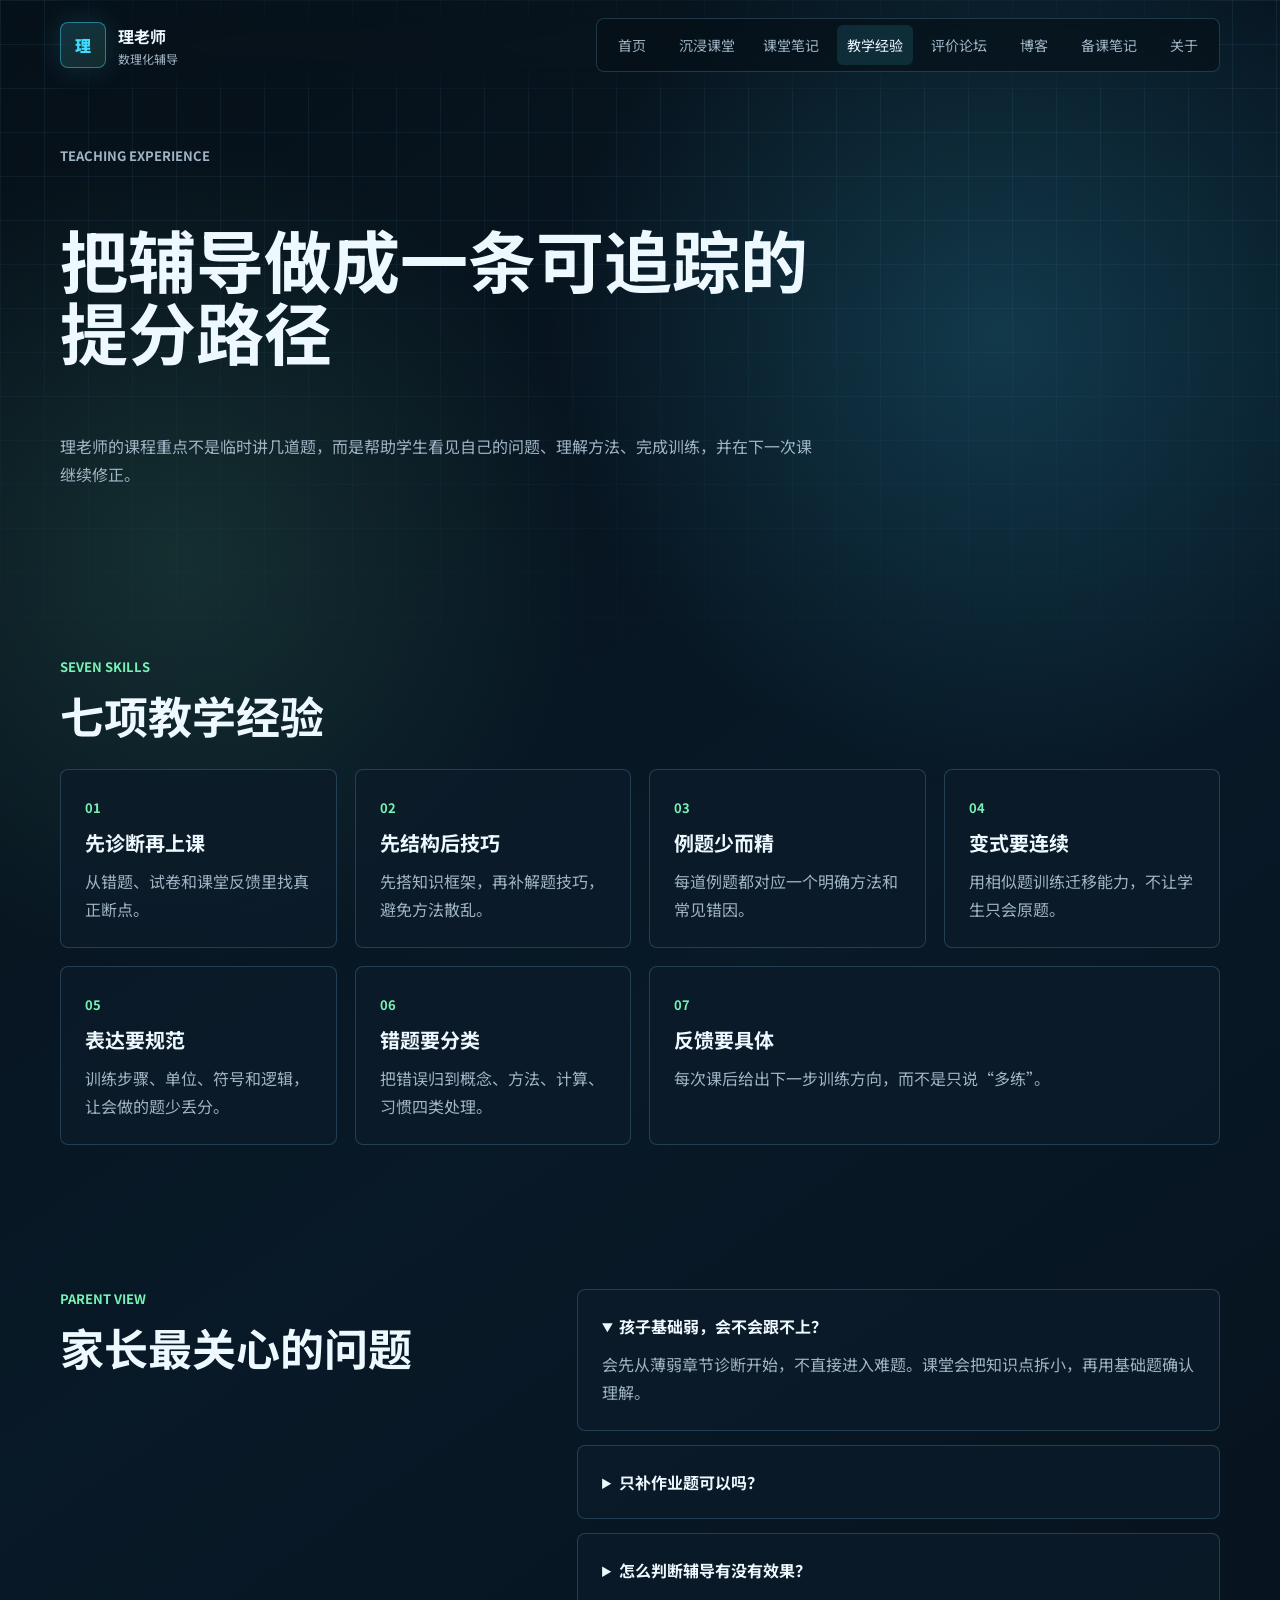
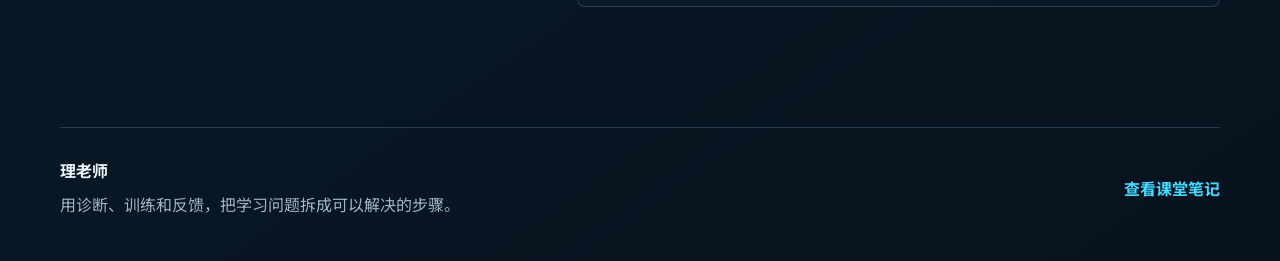
<file: experience.html>
<!DOCTYPE html>
<html lang="zh-CN">
<head>
  <meta charset="UTF-8">
  <meta name="viewport" content="width=device-width, initial-scale=1.0">
  <meta name="description" content="理老师教学经验：诊断、分层、提分、复盘，让初高中数理化辅导更有路径。">
  <title>教学经验 | 理老师</title>
  <link rel="preconnect" href="https://fonts.googleapis.com">
  <link rel="preconnect" href="https://fonts.gstatic.com" crossorigin>
  <link href="https://fonts.googleapis.com/css2?family=Noto+Sans+SC:wght@400;500;700;900&display=swap" rel="stylesheet">
  <link rel="stylesheet" href="styles.css">
</head>
<body>
  <div class="site-shell">
    <header class="site-header">
      <a class="brand" href="index.html" aria-label="理老师首页">
        <span class="brand-mark">理</span>
        <span>
          <strong>理老师</strong>
          <small>数理化辅导</small>
        </span>
      </a>
      <button class="nav-toggle" type="button" aria-expanded="false" aria-label="打开导航">
        <span></span>
        <span></span>
      </button>
      <nav class="site-nav" aria-label="主导航">
        <a href="index.html">首页</a>
        <a href="classroom.html">沉浸课堂</a>
        <a href="notes.html">课堂笔记</a>
        <a class="active" href="experience.html">教学经验</a>
        <a href="community.html">评价论坛</a>
        <a href="blog.html">博客</a>
        <a href="projects.html">备课笔记</a>
        <a href="about.html">关于</a>
      </nav>
    </header>

    <main>
      <section class="page-hero">
        <p class="eyebrow">Teaching Experience</p>
        <h1>把辅导做成一条可追踪的提分路径</h1>
        <p>理老师的课程重点不是临时讲几道题，而是帮助学生看见自己的问题、理解方法、完成训练，并在下一次课继续修正。</p>
      </section>

      <section class="section">
        <div class="section-heading">
          <p class="eyebrow">Seven Skills</p>
          <h2>七项教学经验</h2>
        </div>
        <div class="experience-grid">
          <article><span>01</span><strong>先诊断再上课</strong><p>从错题、试卷和课堂反馈里找真正断点。</p></article>
          <article><span>02</span><strong>先结构后技巧</strong><p>先搭知识框架，再补解题技巧，避免方法散乱。</p></article>
          <article><span>03</span><strong>例题少而精</strong><p>每道例题都对应一个明确方法和常见错因。</p></article>
          <article><span>04</span><strong>变式要连续</strong><p>用相似题训练迁移能力，不让学生只会原题。</p></article>
          <article><span>05</span><strong>表达要规范</strong><p>训练步骤、单位、符号和逻辑，让会做的题少丢分。</p></article>
          <article><span>06</span><strong>错题要分类</strong><p>把错误归到概念、方法、计算、习惯四类处理。</p></article>
          <article><span>07</span><strong>反馈要具体</strong><p>每次课后给出下一步训练方向，而不是只说“多练”。</p></article>
        </div>
      </section>

      <section class="section split-section">
        <div>
          <p class="eyebrow">Parent View</p>
          <h2>家长最关心的问题</h2>
        </div>
        <div class="faq-list">
          <details open>
            <summary>孩子基础弱，会不会跟不上？</summary>
            <p>会先从薄弱章节诊断开始，不直接进入难题。课堂会把知识点拆小，再用基础题确认理解。</p>
          </details>
          <details>
            <summary>只补作业题可以吗？</summary>
            <p>可以解决短期问题，但更建议把作业错题整理成类型，找到背后的知识断点。</p>
          </details>
          <details>
            <summary>怎么判断辅导有没有效果？</summary>
            <p>看学生是否能独立说出解题入口、是否减少同类错误、是否能把课堂方法迁移到新题。</p>
          </details>
        </div>
      </section>
    </main>

    <footer class="site-footer">
      <div>
        <strong>理老师</strong>
        <p>用诊断、训练和反馈，把学习问题拆成可以解决的步骤。</p>
      </div>
      <a href="notes.html">查看课堂笔记</a>
    </footer>
  </div>
  <nav class="bottom-tabbar" aria-label="快捷导航">
    <a href="index.html" data-page="index.html"><span>⌂</span><strong>首页</strong></a>
    <a href="classroom.html" data-page="classroom.html"><span>▣</span><strong>课堂</strong></a>
    <a href="notes.html" data-page="notes.html"><span>□</span><strong>笔记</strong></a>
    <a href="community.html" data-page="community.html"><span>☆</span><strong>评价</strong></a>
    <a href="about.html" data-page="about.html"><span>○</span><strong>咨询</strong></a>
  </nav>
  <script src="script.js"></script>
</body>
</html>
</file>
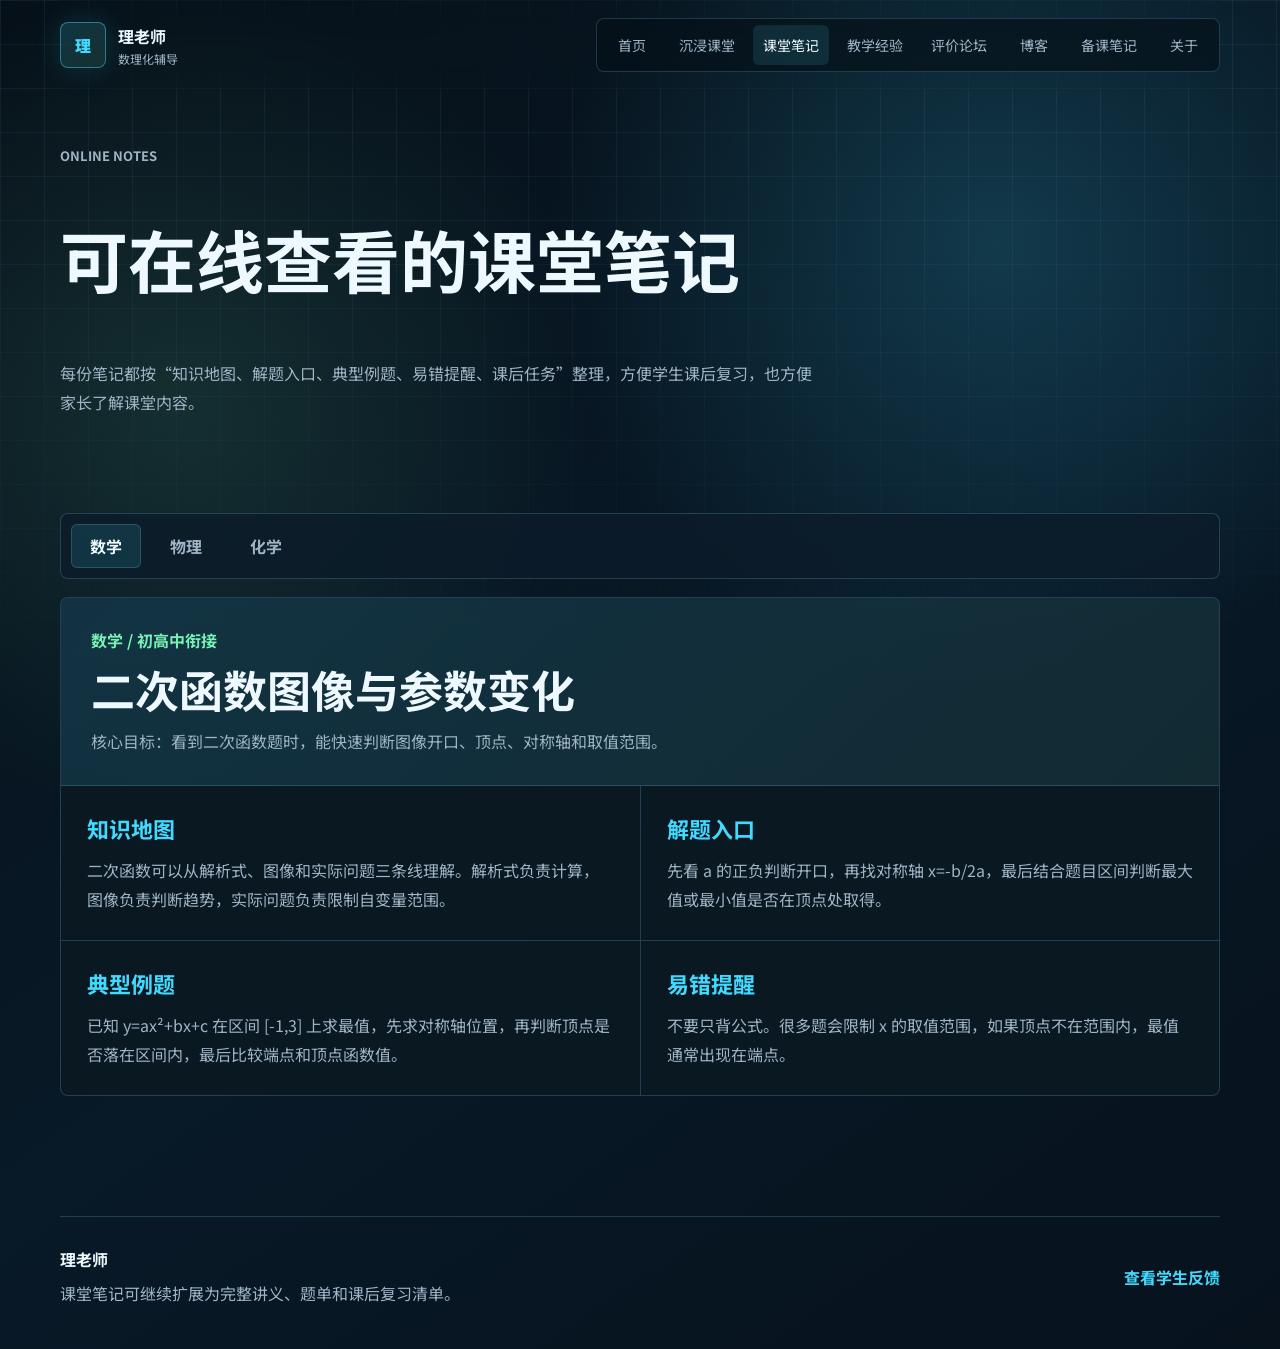
<file: notes.html>
<!DOCTYPE html>
<html lang="zh-CN">
<head>
  <meta charset="UTF-8">
  <meta name="viewport" content="width=device-width, initial-scale=1.0">
  <meta name="description" content="理老师在线课堂笔记：数学、物理、化学知识点拆解，可直接浏览复习。">
  <title>课堂笔记 | 理老师</title>
  <link rel="preconnect" href="https://fonts.googleapis.com">
  <link rel="preconnect" href="https://fonts.gstatic.com" crossorigin>
  <link href="https://fonts.googleapis.com/css2?family=Noto+Sans+SC:wght@400;500;700;900&display=swap" rel="stylesheet">
  <link rel="stylesheet" href="styles.css">
</head>
<body>
  <div class="site-shell">
    <header class="site-header">
      <a class="brand" href="index.html" aria-label="理老师首页">
        <span class="brand-mark">理</span>
        <span>
          <strong>理老师</strong>
          <small>数理化辅导</small>
        </span>
      </a>
      <button class="nav-toggle" type="button" aria-expanded="false" aria-label="打开导航">
        <span></span>
        <span></span>
      </button>
      <nav class="site-nav" aria-label="主导航">
        <a href="index.html">首页</a>
        <a href="classroom.html">沉浸课堂</a>
        <a class="active" href="notes.html">课堂笔记</a>
        <a href="experience.html">教学经验</a>
        <a href="community.html">评价论坛</a>
        <a href="blog.html">博客</a>
        <a href="projects.html">备课笔记</a>
        <a href="about.html">关于</a>
      </nav>
    </header>

    <main>
      <section class="page-hero">
        <p class="eyebrow">Online Notes</p>
        <h1>可在线查看的课堂笔记</h1>
        <p>每份笔记都按“知识地图、解题入口、典型例题、易错提醒、课后任务”整理，方便学生课后复习，也方便家长了解课堂内容。</p>
      </section>

      <section class="note-reader">
        <div class="reader-tabs" role="tablist" aria-label="课堂笔记科目">
          <button class="tab-button active" type="button" data-note="math-note">数学</button>
          <button class="tab-button" type="button" data-note="physics-note">物理</button>
          <button class="tab-button" type="button" data-note="chemistry-note">化学</button>
        </div>

        <article id="math-note" class="lesson-note active">
          <div class="note-header">
            <span>数学 / 初高中衔接</span>
            <h2>二次函数图像与参数变化</h2>
            <p>核心目标：看到二次函数题时，能快速判断图像开口、顶点、对称轴和取值范围。</p>
          </div>
          <div class="note-body">
            <section>
              <h3>知识地图</h3>
              <p>二次函数可以从解析式、图像和实际问题三条线理解。解析式负责计算，图像负责判断趋势，实际问题负责限制自变量范围。</p>
            </section>
            <section>
              <h3>解题入口</h3>
              <p>先看 a 的正负判断开口，再找对称轴 x=-b/2a，最后结合题目区间判断最大值或最小值是否在顶点处取得。</p>
            </section>
            <section>
              <h3>典型例题</h3>
              <p>已知 y=ax²+bx+c 在区间 [-1,3] 上求最值，先求对称轴位置，再判断顶点是否落在区间内，最后比较端点和顶点函数值。</p>
            </section>
            <section>
              <h3>易错提醒</h3>
              <p>不要只背公式。很多题会限制 x 的取值范围，如果顶点不在范围内，最值通常出现在端点。</p>
            </section>
          </div>
        </article>

        <article id="physics-note" class="lesson-note">
          <div class="note-header">
            <span>物理 / 力学基础</span>
            <h2>受力分析四步法</h2>
            <p>核心目标：减少漏力、多画力，把力学题从“凭感觉画图”变成“按步骤判断”。</p>
          </div>
          <div class="note-body">
            <section>
              <h3>知识地图</h3>
              <p>受力分析连接了研究对象、接触关系、场力和运动状态，是力学模型建立的第一步。</p>
            </section>
            <section>
              <h3>解题入口</h3>
              <p>先确定研究对象，再找接触面和绳、杆、弹簧等约束，接着补充重力、电场力等场力，最后用运动状态检验合力方向。</p>
            </section>
            <section>
              <h3>典型例题</h3>
              <p>斜面上的物块问题，先画重力，再判断支持力垂直斜面，摩擦力沿斜面且方向与相对运动趋势相反。</p>
            </section>
            <section>
              <h3>易错提醒</h3>
              <p>摩擦力不是永远向后，要看相对运动或相对运动趋势；支持力方向也不是永远竖直向上。</p>
            </section>
          </div>
        </article>

        <article id="chemistry-note" class="lesson-note">
          <div class="note-header">
            <span>化学 / 方程式</span>
            <h2>化学方程式配平</h2>
            <p>核心目标：用元素守恒稳定配平，而不是靠感觉试数字。</p>
          </div>
          <div class="note-body">
            <section>
              <h3>知识地图</h3>
              <p>配平的本质是反应前后原子种类和数量守恒。复杂方程式可以先找变化明显或结构复杂的物质。</p>
            </section>
            <section>
              <h3>解题入口</h3>
              <p>先配出现次数少的元素，再配复杂原子团，最后检查氢、氧和电荷。检查比求系数更重要。</p>
            </section>
            <section>
              <h3>典型例题</h3>
              <p>Fe + O₂ → Fe₃O₄，可以先配铁得到 3Fe，再配氧得到 2O₂，最终为 3Fe + 2O₂ = Fe₃O₄。</p>
            </section>
            <section>
              <h3>易错提醒</h3>
              <p>不能改物质右下角的小数字，只能改化学式前面的系数。</p>
            </section>
          </div>
        </article>
      </section>
    </main>

    <footer class="site-footer">
      <div>
        <strong>理老师</strong>
        <p>课堂笔记可继续扩展为完整讲义、题单和课后复习清单。</p>
      </div>
      <a href="community.html">查看学生反馈</a>
    </footer>
  </div>
  <nav class="bottom-tabbar" aria-label="快捷导航">
    <a href="index.html" data-page="index.html"><span>⌂</span><strong>首页</strong></a>
    <a href="classroom.html" data-page="classroom.html"><span>▣</span><strong>课堂</strong></a>
    <a href="notes.html" data-page="notes.html"><span>□</span><strong>笔记</strong></a>
    <a href="community.html" data-page="community.html"><span>☆</span><strong>评价</strong></a>
    <a href="about.html" data-page="about.html"><span>○</span><strong>咨询</strong></a>
  </nav>
  <script src="script.js"></script>
</body>
</html>
</file>
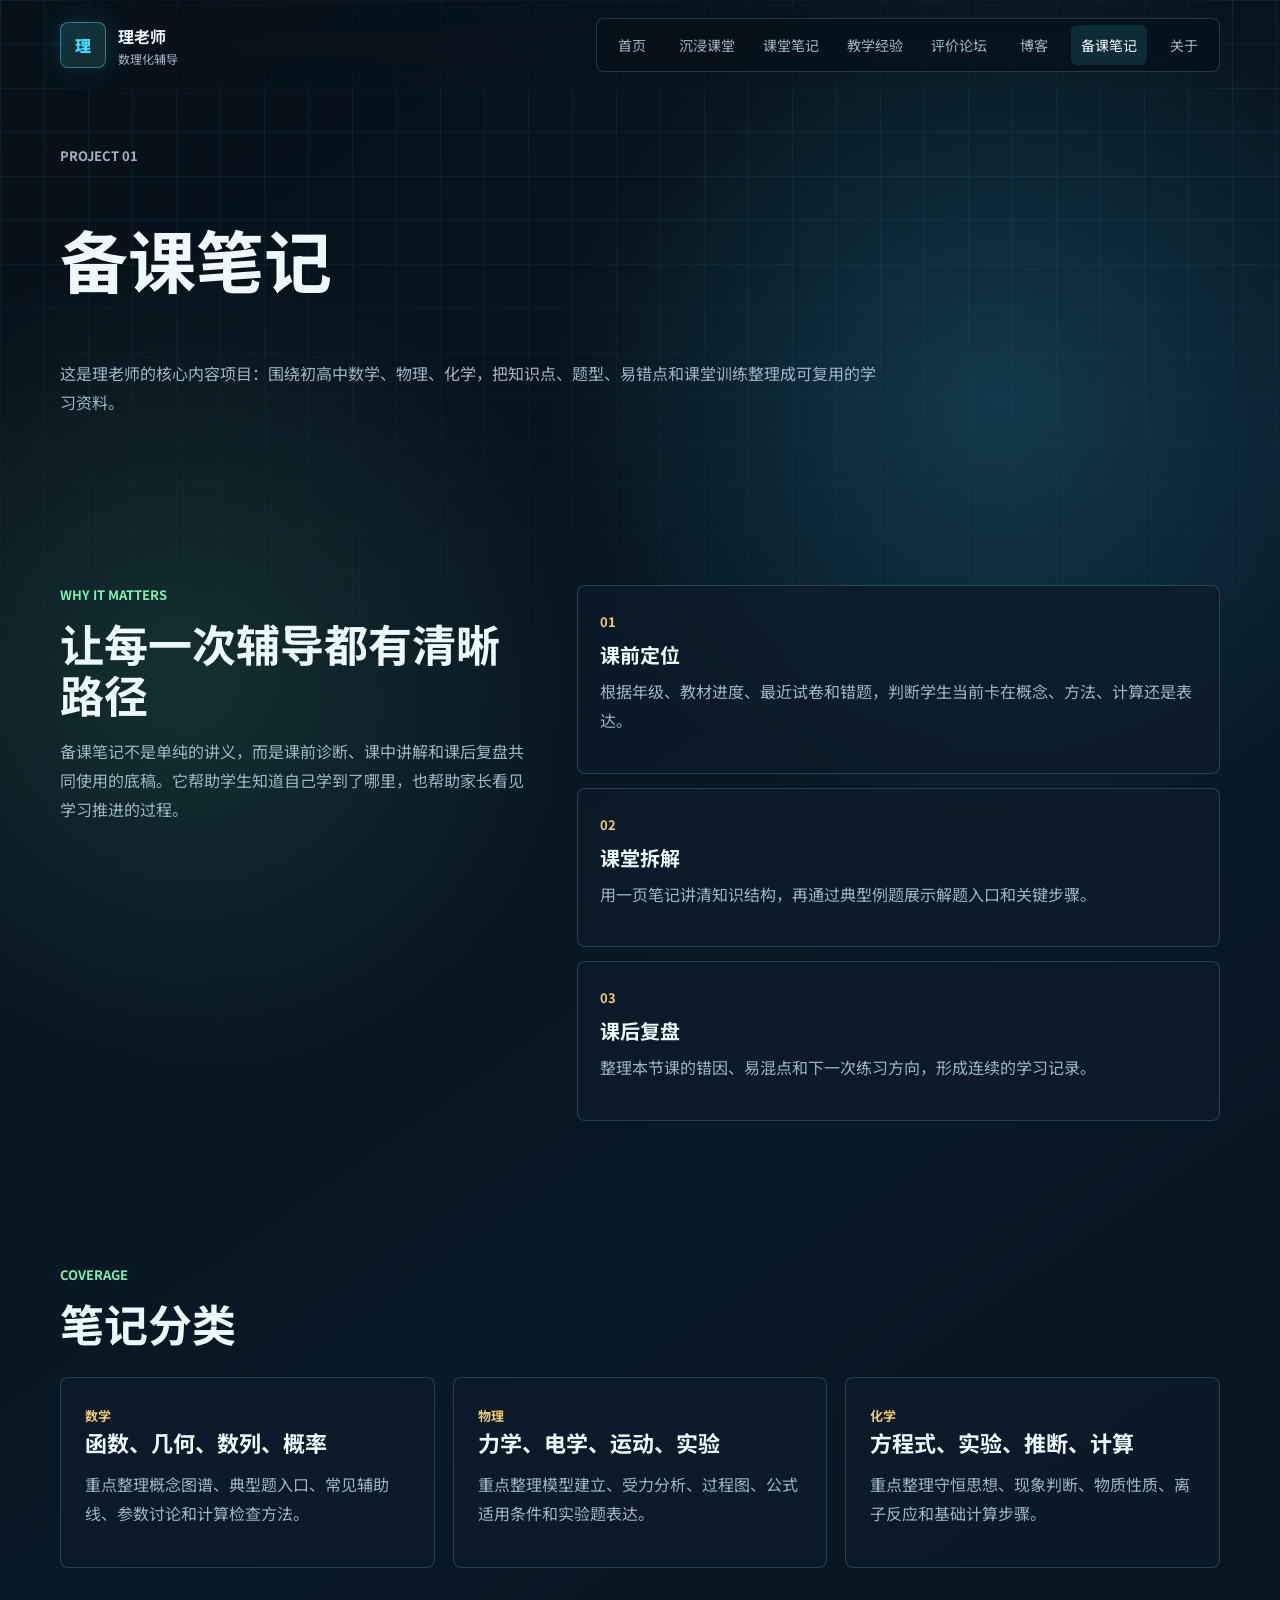
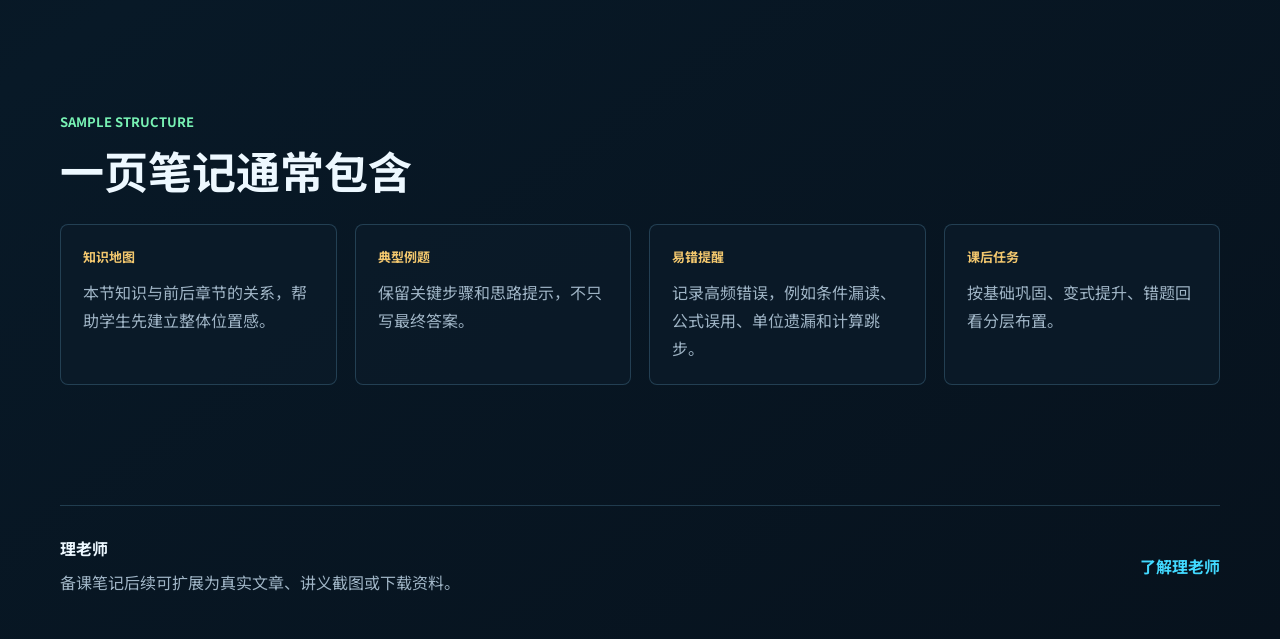
<file: projects.html>
<!DOCTYPE html>
<html lang="zh-CN">
<head>
  <meta charset="UTF-8">
  <meta name="viewport" content="width=device-width, initial-scale=1.0">
  <meta name="description" content="理老师备课笔记项目：覆盖初高中数学、物理、化学的知识梳理、题型归纳与错题复盘。">
  <title>备课笔记 | 理老师</title>
  <link rel="preconnect" href="https://fonts.googleapis.com">
  <link rel="preconnect" href="https://fonts.gstatic.com" crossorigin>
  <link href="https://fonts.googleapis.com/css2?family=Noto+Sans+SC:wght@400;500;700;900&display=swap" rel="stylesheet">
  <link rel="stylesheet" href="styles.css">
</head>
<body>
  <div class="site-shell">
    <header class="site-header">
      <a class="brand" href="index.html" aria-label="理老师首页">
        <span class="brand-mark">理</span>
        <span>
          <strong>理老师</strong>
          <small>数理化辅导</small>
        </span>
      </a>
      <button class="nav-toggle" type="button" aria-expanded="false" aria-label="打开导航">
        <span></span>
        <span></span>
      </button>
      <nav class="site-nav" aria-label="主导航">
        <a href="index.html">首页</a>
        <a href="classroom.html">沉浸课堂</a>
        <a href="notes.html">课堂笔记</a>
        <a href="experience.html">教学经验</a>
        <a href="community.html">评价论坛</a>
        <a href="blog.html">博客</a>
        <a class="active" href="projects.html">备课笔记</a>
        <a href="about.html">关于</a>
      </nav>
    </header>

    <main>
      <section class="page-hero project-hero">
        <p class="eyebrow">Project 01</p>
        <h1>备课笔记</h1>
        <p>这是理老师的核心内容项目：围绕初高中数学、物理、化学，把知识点、题型、易错点和课堂训练整理成可复用的学习资料。</p>
      </section>

      <section class="section split-section">
        <div>
          <p class="eyebrow">Why It Matters</p>
          <h2>让每一次辅导都有清晰路径</h2>
          <p class="muted">备课笔记不是单纯的讲义，而是课前诊断、课中讲解和课后复盘共同使用的底稿。它帮助学生知道自己学到了哪里，也帮助家长看见学习推进的过程。</p>
        </div>
        <div class="timeline">
          <div>
            <span>01</span>
            <strong>课前定位</strong>
            <p>根据年级、教材进度、最近试卷和错题，判断学生当前卡在概念、方法、计算还是表达。</p>
          </div>
          <div>
            <span>02</span>
            <strong>课堂拆解</strong>
            <p>用一页笔记讲清知识结构，再通过典型例题展示解题入口和关键步骤。</p>
          </div>
          <div>
            <span>03</span>
            <strong>课后复盘</strong>
            <p>整理本节课的错因、易混点和下一次练习方向，形成连续的学习记录。</p>
          </div>
        </div>
      </section>

      <section class="section">
        <div class="section-heading">
          <p class="eyebrow">Coverage</p>
          <h2>笔记分类</h2>
        </div>
        <div class="feature-grid">
          <article class="feature-card">
            <span>数学</span>
            <h3>函数、几何、数列、概率</h3>
            <p>重点整理概念图谱、典型题入口、常见辅助线、参数讨论和计算检查方法。</p>
          </article>
          <article class="feature-card">
            <span>物理</span>
            <h3>力学、电学、运动、实验</h3>
            <p>重点整理模型建立、受力分析、过程图、公式适用条件和实验题表达。</p>
          </article>
          <article class="feature-card">
            <span>化学</span>
            <h3>方程式、实验、推断、计算</h3>
            <p>重点整理守恒思想、现象判断、物质性质、离子反应和基础计算步骤。</p>
          </article>
        </div>
      </section>

      <section class="section">
        <div class="section-heading">
          <p class="eyebrow">Sample Structure</p>
          <h2>一页笔记通常包含</h2>
        </div>
        <div class="note-layout">
          <div>
            <span>知识地图</span>
            <p>本节知识与前后章节的关系，帮助学生先建立整体位置感。</p>
          </div>
          <div>
            <span>典型例题</span>
            <p>保留关键步骤和思路提示，不只写最终答案。</p>
          </div>
          <div>
            <span>易错提醒</span>
            <p>记录高频错误，例如条件漏读、公式误用、单位遗漏和计算跳步。</p>
          </div>
          <div>
            <span>课后任务</span>
            <p>按基础巩固、变式提升、错题回看分层布置。</p>
          </div>
        </div>
      </section>
    </main>

    <footer class="site-footer">
      <div>
        <strong>理老师</strong>
        <p>备课笔记后续可扩展为真实文章、讲义截图或下载资料。</p>
      </div>
      <a href="about.html">了解理老师</a>
    </footer>
  </div>
  <nav class="bottom-tabbar" aria-label="快捷导航">
    <a href="index.html" data-page="index.html"><span>⌂</span><strong>首页</strong></a>
    <a href="classroom.html" data-page="classroom.html"><span>▣</span><strong>课堂</strong></a>
    <a href="notes.html" data-page="notes.html"><span>□</span><strong>笔记</strong></a>
    <a href="community.html" data-page="community.html"><span>☆</span><strong>评价</strong></a>
    <a href="about.html" data-page="about.html"><span>○</span><strong>咨询</strong></a>
  </nav>
  <script src="script.js"></script>
</body>
</html>
</file>
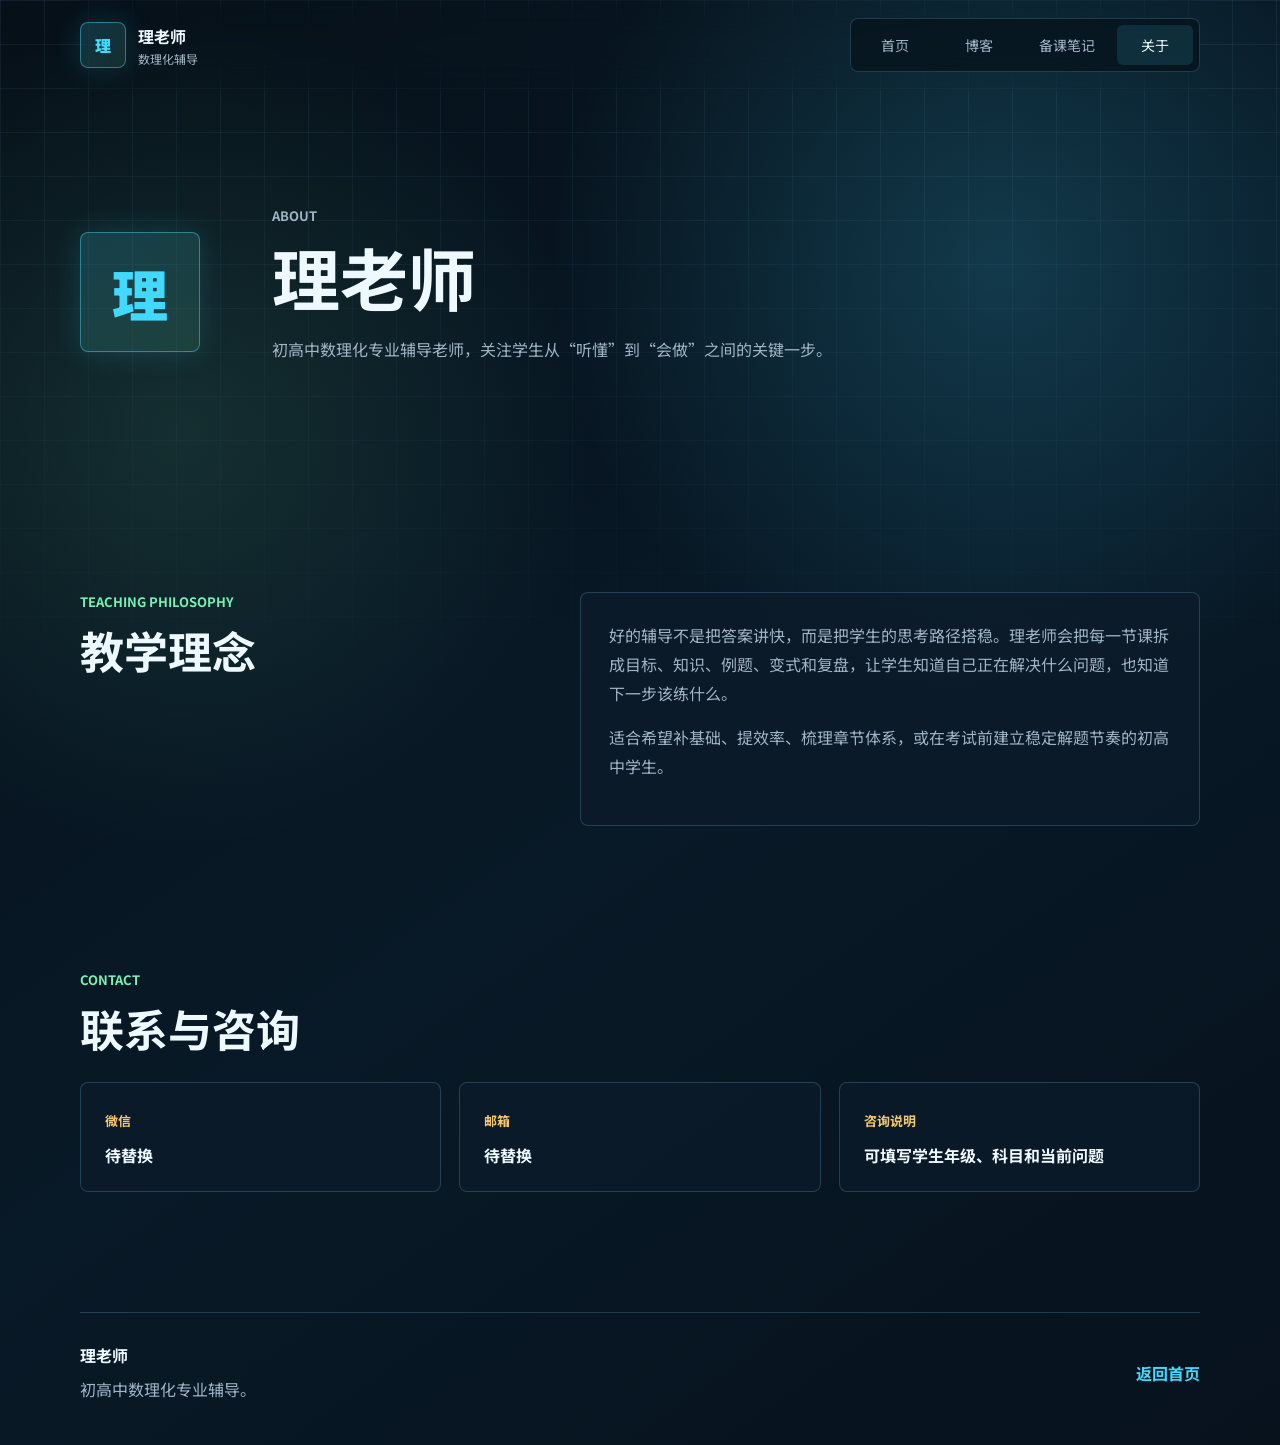
<file: 个人主页/about.html>
<!DOCTYPE html>
<html lang="zh-CN">
<head>
  <meta charset="UTF-8">
  <meta name="viewport" content="width=device-width, initial-scale=1.0">
  <meta name="description" content="关于理老师：初高中数理化专业辅导老师，注重知识体系、思维训练与复盘反馈。">
  <title>关于 | 理老师</title>
  <link rel="preconnect" href="https://fonts.googleapis.com">
  <link rel="preconnect" href="https://fonts.gstatic.com" crossorigin>
  <link href="https://fonts.googleapis.com/css2?family=Noto+Sans+SC:wght@400;500;700;900&display=swap" rel="stylesheet">
  <link rel="stylesheet" href="styles.css">
</head>
<body>
  <div class="site-shell">
    <header class="site-header">
      <a class="brand" href="index.html" aria-label="理老师首页">
        <span class="brand-mark">理</span>
        <span>
          <strong>理老师</strong>
          <small>数理化辅导</small>
        </span>
      </a>
      <button class="nav-toggle" type="button" aria-expanded="false" aria-label="打开导航">
        <span></span>
        <span></span>
      </button>
      <nav class="site-nav" aria-label="主导航">
        <a href="index.html">首页</a>
        <a href="blog.html">博客</a>
        <a href="projects.html">备课笔记</a>
        <a class="active" href="about.html">关于</a>
      </nav>
    </header>

    <main>
      <section class="about-hero">
        <div class="profile-mark" aria-label="理老师文字标识">理</div>
        <div>
          <p class="eyebrow">About</p>
          <h1>理老师</h1>
          <p>初高中数理化专业辅导老师，关注学生从“听懂”到“会做”之间的关键一步。</p>
        </div>
      </section>

      <section class="section split-section">
        <div>
          <p class="eyebrow">Teaching Philosophy</p>
          <h2>教学理念</h2>
        </div>
        <div class="text-panel">
          <p>好的辅导不是把答案讲快，而是把学生的思考路径搭稳。理老师会把每一节课拆成目标、知识、例题、变式和复盘，让学生知道自己正在解决什么问题，也知道下一步该练什么。</p>
          <p>适合希望补基础、提效率、梳理章节体系，或在考试前建立稳定解题节奏的初高中学生。</p>
        </div>
      </section>

      <section class="section">
        <div class="section-heading">
          <p class="eyebrow">Contact</p>
          <h2>联系与咨询</h2>
        </div>
        <div class="contact-grid">
          <div class="contact-card">
            <span>微信</span>
            <strong>待替换</strong>
          </div>
          <div class="contact-card">
            <span>邮箱</span>
            <strong>待替换</strong>
          </div>
          <div class="contact-card">
            <span>咨询说明</span>
            <strong>可填写学生年级、科目和当前问题</strong>
          </div>
        </div>
      </section>
    </main>

    <footer class="site-footer">
      <div>
        <strong>理老师</strong>
        <p>初高中数理化专业辅导。</p>
      </div>
      <a href="index.html">返回首页</a>
    </footer>
  </div>
  <script src="script.js"></script>
</body>
</html>
</file>
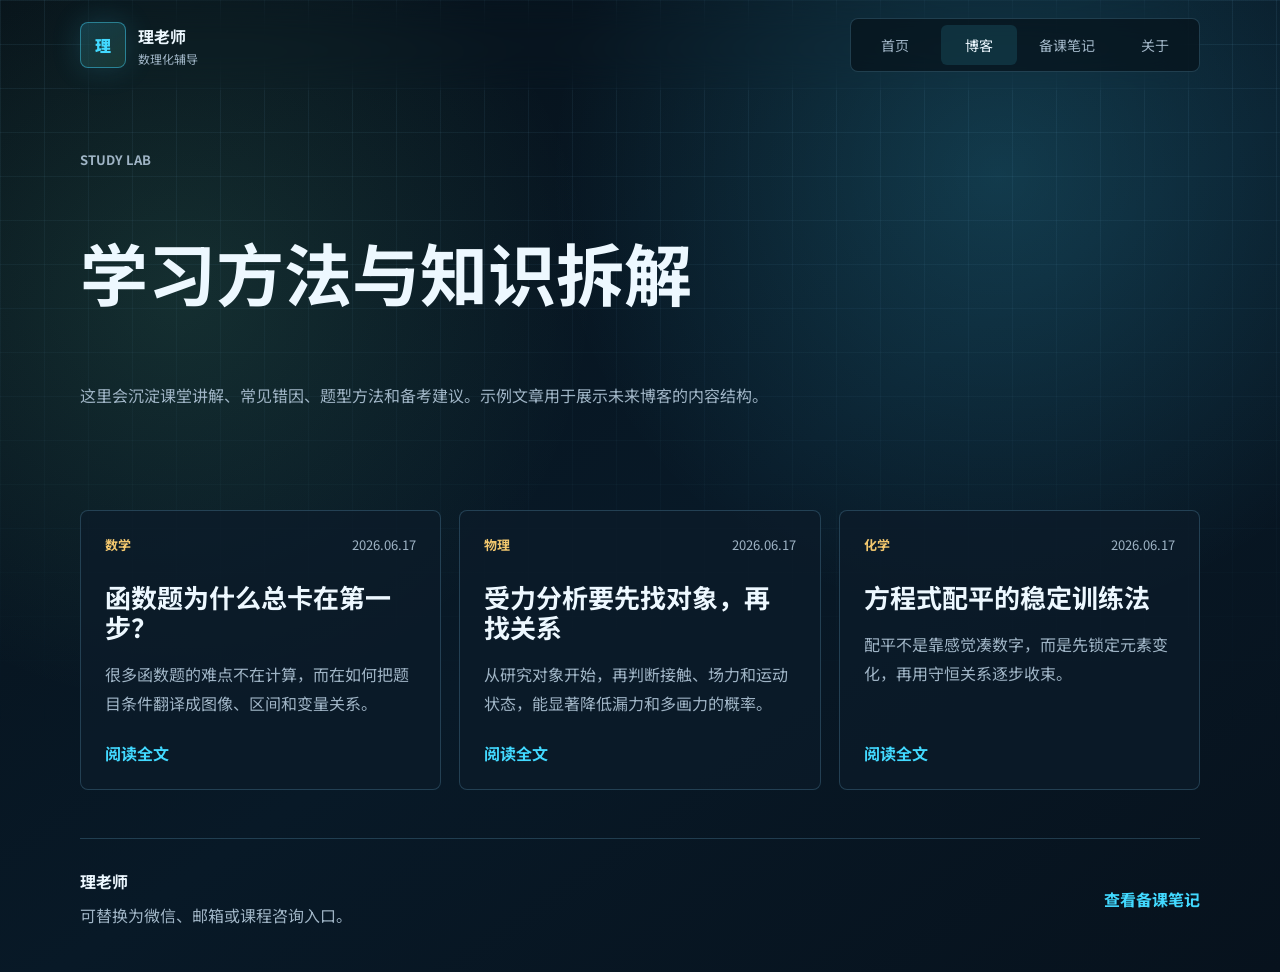
<file: 个人主页/blog.html>
<!DOCTYPE html>
<html lang="zh-CN">
<head>
  <meta charset="UTF-8">
  <meta name="viewport" content="width=device-width, initial-scale=1.0">
  <meta name="description" content="理老师博客：初高中数理化学习方法、知识点拆解与备考建议。">
  <title>博客 | 理老师</title>
  <link rel="preconnect" href="https://fonts.googleapis.com">
  <link rel="preconnect" href="https://fonts.gstatic.com" crossorigin>
  <link href="https://fonts.googleapis.com/css2?family=Noto+Sans+SC:wght@400;500;700;900&display=swap" rel="stylesheet">
  <link rel="stylesheet" href="styles.css">
</head>
<body>
  <div class="site-shell">
    <header class="site-header">
      <a class="brand" href="index.html" aria-label="理老师首页">
        <span class="brand-mark">理</span>
        <span>
          <strong>理老师</strong>
          <small>数理化辅导</small>
        </span>
      </a>
      <button class="nav-toggle" type="button" aria-expanded="false" aria-label="打开导航">
        <span></span>
        <span></span>
      </button>
      <nav class="site-nav" aria-label="主导航">
        <a href="index.html">首页</a>
        <a class="active" href="blog.html">博客</a>
        <a href="projects.html">备课笔记</a>
        <a href="about.html">关于</a>
      </nav>
    </header>

    <main>
      <section class="page-hero">
        <p class="eyebrow">Study Lab</p>
        <h1>学习方法与知识拆解</h1>
        <p>这里会沉淀课堂讲解、常见错因、题型方法和备考建议。示例文章用于展示未来博客的内容结构。</p>
      </section>

      <section class="article-grid">
        <article id="article-1" class="article-card">
          <div class="article-meta">
            <span>数学</span>
            <time datetime="2026-06-17">2026.06.17</time>
          </div>
          <h2>函数题为什么总卡在第一步？</h2>
          <p>很多函数题的难点不在计算，而在如何把题目条件翻译成图像、区间和变量关系。</p>
          <a href="#article-1">阅读全文</a>
        </article>
        <article id="article-2" class="article-card">
          <div class="article-meta">
            <span>物理</span>
            <time datetime="2026-06-17">2026.06.17</time>
          </div>
          <h2>受力分析要先找对象，再找关系</h2>
          <p>从研究对象开始，再判断接触、场力和运动状态，能显著降低漏力和多画力的概率。</p>
          <a href="#article-2">阅读全文</a>
        </article>
        <article id="article-3" class="article-card">
          <div class="article-meta">
            <span>化学</span>
            <time datetime="2026-06-17">2026.06.17</time>
          </div>
          <h2>方程式配平的稳定训练法</h2>
          <p>配平不是靠感觉凑数字，而是先锁定元素变化，再用守恒关系逐步收束。</p>
          <a href="#article-3">阅读全文</a>
        </article>
      </section>
    </main>

    <footer class="site-footer">
      <div>
        <strong>理老师</strong>
        <p>可替换为微信、邮箱或课程咨询入口。</p>
      </div>
      <a href="projects.html">查看备课笔记</a>
    </footer>
  </div>
  <script src="script.js"></script>
</body>
</html>
</file>
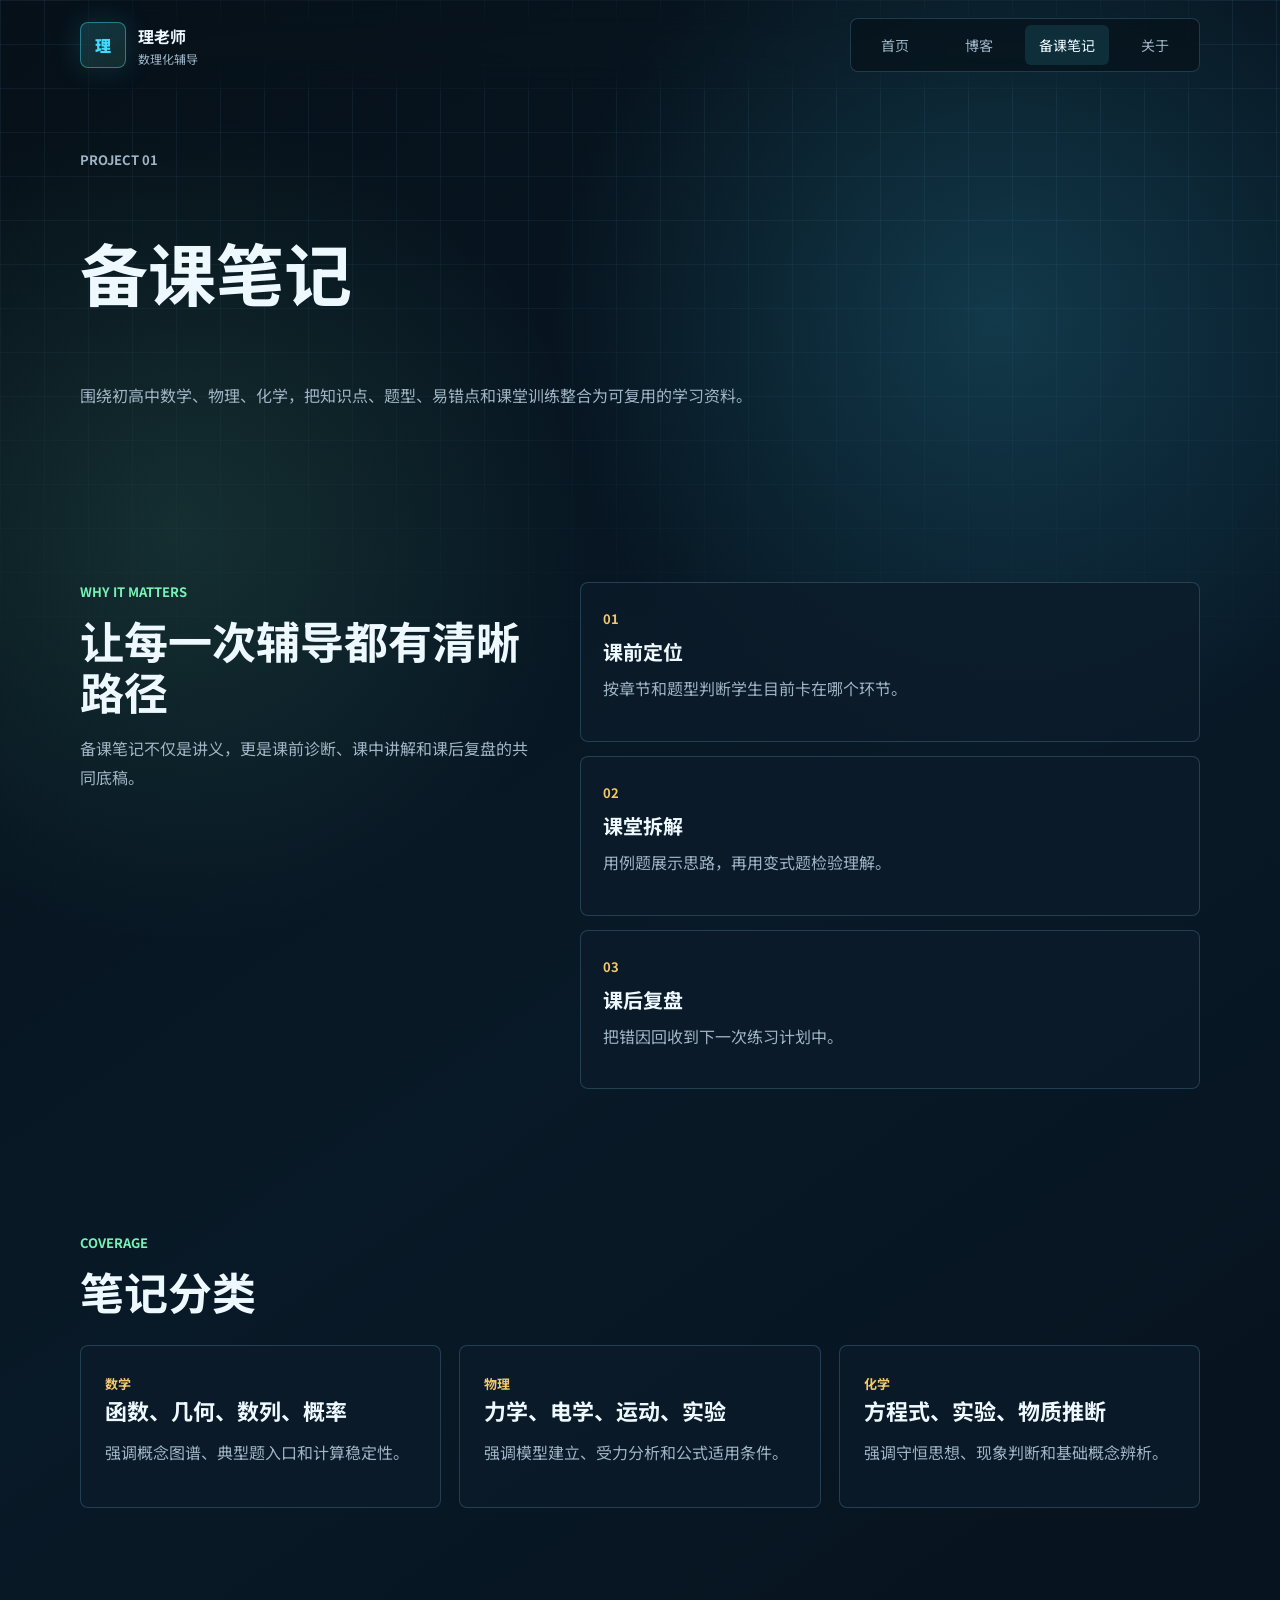
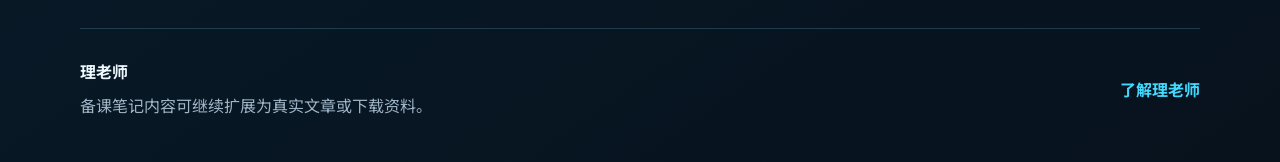
<file: 个人主页/projects.html>
<!DOCTYPE html>
<html lang="zh-CN">
<head>
  <meta charset="UTF-8">
  <meta name="viewport" content="width=device-width, initial-scale=1.0">
  <meta name="description" content="理老师备课笔记项目：覆盖初高中数学、物理、化学的知识梳理与题型归纳。">
  <title>备课笔记 | 理老师</title>
  <link rel="preconnect" href="https://fonts.googleapis.com">
  <link rel="preconnect" href="https://fonts.gstatic.com" crossorigin>
  <link href="https://fonts.googleapis.com/css2?family=Noto+Sans+SC:wght@400;500;700;900&display=swap" rel="stylesheet">
  <link rel="stylesheet" href="styles.css">
</head>
<body>
  <div class="site-shell">
    <header class="site-header">
      <a class="brand" href="index.html" aria-label="理老师首页">
        <span class="brand-mark">理</span>
        <span>
          <strong>理老师</strong>
          <small>数理化辅导</small>
        </span>
      </a>
      <button class="nav-toggle" type="button" aria-expanded="false" aria-label="打开导航">
        <span></span>
        <span></span>
      </button>
      <nav class="site-nav" aria-label="主导航">
        <a href="index.html">首页</a>
        <a href="blog.html">博客</a>
        <a class="active" href="projects.html">备课笔记</a>
        <a href="about.html">关于</a>
      </nav>
    </header>

    <main>
      <section class="page-hero project-hero">
        <p class="eyebrow">Project 01</p>
        <h1>备课笔记</h1>
        <p>围绕初高中数学、物理、化学，把知识点、题型、易错点和课堂训练整合为可复用的学习资料。</p>
      </section>

      <section class="section split-section">
        <div>
          <p class="eyebrow">Why It Matters</p>
          <h2>让每一次辅导都有清晰路径</h2>
          <p class="muted">备课笔记不仅是讲义，更是课前诊断、课中讲解和课后复盘的共同底稿。</p>
        </div>
        <div class="timeline">
          <div>
            <span>01</span>
            <strong>课前定位</strong>
            <p>按章节和题型判断学生目前卡在哪个环节。</p>
          </div>
          <div>
            <span>02</span>
            <strong>课堂拆解</strong>
            <p>用例题展示思路，再用变式题检验理解。</p>
          </div>
          <div>
            <span>03</span>
            <strong>课后复盘</strong>
            <p>把错因回收到下一次练习计划中。</p>
          </div>
        </div>
      </section>

      <section class="section">
        <div class="section-heading">
          <p class="eyebrow">Coverage</p>
          <h2>笔记分类</h2>
        </div>
        <div class="feature-grid">
          <article class="feature-card">
            <span>数学</span>
            <h3>函数、几何、数列、概率</h3>
            <p>强调概念图谱、典型题入口和计算稳定性。</p>
          </article>
          <article class="feature-card">
            <span>物理</span>
            <h3>力学、电学、运动、实验</h3>
            <p>强调模型建立、受力分析和公式适用条件。</p>
          </article>
          <article class="feature-card">
            <span>化学</span>
            <h3>方程式、实验、物质推断</h3>
            <p>强调守恒思想、现象判断和基础概念辨析。</p>
          </article>
        </div>
      </section>
    </main>

    <footer class="site-footer">
      <div>
        <strong>理老师</strong>
        <p>备课笔记内容可继续扩展为真实文章或下载资料。</p>
      </div>
      <a href="about.html">了解理老师</a>
    </footer>
  </div>
  <script src="script.js"></script>
</body>
</html>
</file>
<file: styles.css>
:root {
  --bg: #061018;
  --panel: rgba(12, 28, 42, 0.78);
  --panel-strong: rgba(18, 42, 58, 0.92);
  --line: rgba(137, 214, 255, 0.2);
  --text: #edf8ff;
  --muted: #9fb4c5;
  --cyan: #42d9ff;
  --green: #78f2b4;
  --gold: #f2c76e;
  --shadow: 0 24px 80px rgba(0, 0, 0, 0.36);
}

* {
  box-sizing: border-box;
}

html {
  scroll-behavior: smooth;
}

body {
  margin: 0;
  min-height: 100vh;
  overflow-x: hidden;
  font-family: "Noto Sans SC", "Microsoft YaHei", sans-serif;
  color: var(--text);
  background:
    radial-gradient(circle at 78% 18%, rgba(66, 217, 255, 0.18), transparent 28rem),
    radial-gradient(circle at 14% 30%, rgba(120, 242, 180, 0.12), transparent 26rem),
    linear-gradient(145deg, #061018 0%, #081927 54%, #07121d 100%);
}

body::before {
  position: fixed;
  inset: 0;
  z-index: -1;
  content: "";
  background-image:
    linear-gradient(rgba(137, 214, 255, 0.08) 1px, transparent 1px),
    linear-gradient(90deg, rgba(137, 214, 255, 0.08) 1px, transparent 1px);
  background-size: 44px 44px;
  mask-image: linear-gradient(to bottom, black, transparent 82%);
}

a {
  color: inherit;
  text-decoration: none;
}

.site-shell {
  width: min(1160px, calc(100% - 32px));
  margin: 0 auto;
}

.site-header {
  position: sticky;
  top: 0;
  z-index: 10;
  display: flex;
  align-items: center;
  justify-content: space-between;
  padding: 18px 0;
  backdrop-filter: blur(18px);
}

.brand {
  display: inline-flex;
  align-items: center;
  gap: 12px;
}

.brand-mark,
.profile-mark {
  display: grid;
  place-items: center;
  width: 46px;
  height: 46px;
  border: 1px solid rgba(66, 217, 255, 0.45);
  border-radius: 8px;
  color: var(--cyan);
  background: linear-gradient(145deg, rgba(66, 217, 255, 0.18), rgba(120, 242, 180, 0.12));
  box-shadow: 0 0 30px rgba(66, 217, 255, 0.16);
  font-weight: 900;
}

.brand strong,
.brand small {
  display: block;
}

.brand small {
  margin-top: 2px;
  color: var(--muted);
  font-size: 12px;
}

.site-nav {
  display: flex;
  flex-wrap: wrap;
  justify-content: flex-end;
  gap: 8px;
  padding: 6px;
  border: 1px solid var(--line);
  border-radius: 8px;
  background: rgba(6, 16, 24, 0.66);
}

.site-nav a {
  min-width: 58px;
  padding: 10px 10px;
  border-radius: 6px;
  color: var(--muted);
  font-size: 14px;
  text-align: center;
  transition: 0.2s ease;
}

.site-nav a:hover,
.site-nav a.active {
  color: var(--text);
  background: rgba(66, 217, 255, 0.12);
}

.nav-toggle {
  display: none;
  width: 44px;
  height: 44px;
  border: 1px solid var(--line);
  border-radius: 8px;
  background: rgba(6, 16, 24, 0.66);
}

.nav-toggle span {
  display: block;
  width: 20px;
  height: 2px;
  margin: 5px auto;
  background: var(--text);
}

.hero,
.page-hero,
.about-hero {
  min-height: calc(100vh - 96px);
  display: grid;
  align-items: center;
  gap: 42px;
  padding: 54px 0 80px;
}

.hero {
  grid-template-columns: minmax(0, 1fr) minmax(320px, 0.92fr);
}

.page-hero {
  min-height: 420px;
  max-width: 760px;
}

.about-hero {
  grid-template-columns: 150px minmax(0, 1fr);
  min-height: 430px;
}

.project-hero {
  max-width: 820px;
}

.eyebrow {
  margin: 0 0 14px;
  color: var(--green);
  font-size: 13px;
  font-weight: 700;
  letter-spacing: 0;
  text-transform: uppercase;
}

h1,
h2,
h3,
p {
  margin-top: 0;
}

h1 {
  max-width: 760px;
  margin-bottom: 22px;
  font-size: clamp(42px, 7vw, 82px);
  line-height: 1.06;
  letter-spacing: 0;
}

.page-hero h1,
.about-hero h1 {
  font-size: clamp(38px, 6vw, 68px);
}

h2 {
  margin-bottom: 18px;
  font-size: clamp(28px, 4vw, 44px);
  line-height: 1.15;
}

h3 {
  margin-bottom: 12px;
  font-size: 22px;
}

.hero-text,
.page-hero p,
.about-hero p,
.muted,
.feature-card p,
.article-card p,
.timeline p,
.text-panel p,
.site-footer p {
  color: var(--muted);
  line-height: 1.8;
}

.hero-text {
  max-width: 660px;
  font-size: 18px;
}

.hero-actions {
  display: flex;
  flex-wrap: wrap;
  gap: 14px;
  margin-top: 34px;
}

.button {
  display: inline-flex;
  align-items: center;
  justify-content: center;
  min-height: 48px;
  padding: 0 20px;
  border: 1px solid var(--line);
  border-radius: 8px;
  font-weight: 700;
  transition: transform 0.2s ease, border-color 0.2s ease, background 0.2s ease;
}

.button:hover,
.article-card:hover,
.feature-card:hover,
.contact-card:hover,
.note-preview-card:hover,
.review-grid article:hover,
.experience-grid article:hover {
  transform: translateY(-3px);
}

.button.primary {
  border-color: transparent;
  color: #031018;
  background: linear-gradient(135deg, var(--cyan), var(--green));
}

.button.ghost {
  background: rgba(255, 255, 255, 0.04);
}

.hero-panel {
  position: relative;
  min-height: 430px;
  padding: 28px;
  border: 1px solid var(--line);
  border-radius: 8px;
  overflow: hidden;
  background: linear-gradient(160deg, rgba(12, 28, 42, 0.86), rgba(6, 16, 24, 0.54));
  box-shadow: var(--shadow);
}

.hero-panel::before {
  position: absolute;
  inset: 42px;
  content: "";
  border: 1px solid rgba(66, 217, 255, 0.24);
  border-radius: 50%;
  animation: rotate-slow 18s linear infinite;
}

.hero-panel::after {
  position: absolute;
  inset: 106px;
  content: "";
  border: 1px dashed rgba(120, 242, 180, 0.28);
  border-radius: 50%;
  animation: rotate-slow 24s linear infinite reverse;
}

.orbit-card {
  position: relative;
  z-index: 1;
  max-width: 310px;
  padding: 22px;
  border: 1px solid rgba(66, 217, 255, 0.28);
  border-radius: 8px;
  background: rgba(6, 16, 24, 0.84);
}

.orbit-card p {
  margin-bottom: 10px;
  color: var(--green);
  font-size: 12px;
  font-weight: 700;
}

.signal-dot {
  display: inline-block;
  width: 10px;
  height: 10px;
  margin-bottom: 28px;
  border-radius: 50%;
  background: var(--green);
  box-shadow: 0 0 24px var(--green);
}

.metric-grid {
  position: absolute;
  right: 28px;
  bottom: 28px;
  z-index: 1;
  display: grid;
  grid-template-columns: repeat(3, 1fr);
  gap: 10px;
  width: calc(100% - 56px);
}

.metric-grid div,
.feature-card,
.article-card,
.contact-card,
.text-panel,
.timeline div,
.process-card,
.note-layout div,
.tag-cloud span {
  border: 1px solid var(--line);
  border-radius: 8px;
  background: var(--panel);
}

.metric-grid div {
  padding: 18px 12px;
  text-align: center;
}

.metric-grid strong {
  display: block;
  color: var(--cyan);
  font-size: 30px;
}

.metric-grid span {
  color: var(--muted);
  font-size: 13px;
}

.section {
  padding: 72px 0;
}

.section-heading {
  max-width: 640px;
  margin-bottom: 28px;
}

.wide-heading {
  max-width: 820px;
}

.cinema-section {
  display: grid;
  grid-template-columns: 0.82fr 1.18fr;
  gap: 34px;
  align-items: center;
}

.lesson-video {
  position: relative;
  min-height: 390px;
  overflow: hidden;
  border: 1px solid rgba(66, 217, 255, 0.32);
  border-radius: 8px;
  background:
    radial-gradient(circle at 18% 20%, rgba(120, 242, 180, 0.16), transparent 18rem),
    linear-gradient(135deg, rgba(7, 20, 31, 0.96), rgba(11, 34, 50, 0.88));
  box-shadow: var(--shadow);
}

.lesson-video::before {
  position: absolute;
  inset: 62px 34px 92px;
  content: "";
  border: 1px solid rgba(137, 214, 255, 0.22);
  background-image:
    linear-gradient(rgba(66, 217, 255, 0.12) 1px, transparent 1px),
    linear-gradient(90deg, rgba(66, 217, 255, 0.12) 1px, transparent 1px);
  background-size: 30px 30px;
  transform: perspective(500px) rotateX(58deg);
  transform-origin: center bottom;
}

.lesson-video::after {
  position: absolute;
  inset: 0;
  content: "";
  background: linear-gradient(120deg, transparent 0%, rgba(66, 217, 255, 0.18) 45%, transparent 62%);
  transform: translateX(-100%);
  animation: light-sweep 5s ease-in-out infinite;
}

.video-topbar {
  position: relative;
  z-index: 1;
  display: flex;
  align-items: center;
  gap: 8px;
  padding: 16px 18px;
  border-bottom: 1px solid var(--line);
  background: rgba(6, 16, 24, 0.68);
}

.video-topbar span {
  width: 10px;
  height: 10px;
  border-radius: 50%;
  background: var(--cyan);
}

.video-topbar span:nth-child(2) {
  background: var(--green);
}

.video-topbar span:nth-child(3) {
  background: var(--gold);
}

.video-topbar strong {
  margin-left: 8px;
  color: var(--muted);
  font-size: 13px;
}

.formula-stream b {
  position: absolute;
  z-index: 1;
  color: rgba(237, 248, 255, 0.88);
  font-size: clamp(18px, 3vw, 32px);
  text-shadow: 0 0 20px rgba(66, 217, 255, 0.42);
  animation: float-formula 7s ease-in-out infinite;
}

.formula-stream b:nth-child(1) {
  top: 108px;
  left: 48px;
}

.formula-stream b:nth-child(2) {
  top: 178px;
  right: 74px;
  animation-delay: -1.5s;
}

.formula-stream b:nth-child(3) {
  bottom: 118px;
  left: 96px;
  animation-delay: -3s;
}

.formula-stream b:nth-child(4) {
  right: 46px;
  bottom: 154px;
  animation-delay: -4.5s;
}

.scan-line {
  position: absolute;
  z-index: 1;
  left: 0;
  right: 0;
  top: 96px;
  height: 2px;
  background: linear-gradient(90deg, transparent, var(--green), transparent);
  box-shadow: 0 0 28px rgba(120, 242, 180, 0.7);
  animation: scan-board 4.2s ease-in-out infinite;
}

.video-caption {
  position: absolute;
  right: 18px;
  bottom: 18px;
  left: 18px;
  z-index: 2;
  padding: 18px;
  border: 1px solid var(--line);
  border-radius: 8px;
  background: rgba(6, 16, 24, 0.82);
  backdrop-filter: blur(14px);
}

.video-caption span,
.trust-grid span,
.note-preview-card span,
.forum-post span,
.review-grid .stars,
.experience-grid span {
  color: var(--green);
  font-size: 13px;
  font-weight: 700;
}

.video-caption strong {
  display: block;
  margin: 8px 0;
  font-size: 22px;
}

.video-caption p {
  margin-bottom: 0;
  color: var(--muted);
  line-height: 1.7;
}

.model-lab-section {
  position: relative;
}

.model-lab-section::before {
  position: absolute;
  inset: 32px 0 auto;
  height: 1px;
  content: "";
  background: linear-gradient(90deg, transparent, rgba(66, 217, 255, 0.48), transparent);
}

.model-lab-grid {
  display: grid;
  grid-template-columns: minmax(0, 1.05fr) minmax(0, 0.95fr);
  gap: 18px;
}

.model-card {
  position: relative;
  min-height: 390px;
  overflow: hidden;
  border: 1px solid rgba(137, 214, 255, 0.24);
  border-radius: 8px;
  background:
    linear-gradient(145deg, rgba(14, 34, 49, 0.86), rgba(6, 16, 24, 0.78)),
    radial-gradient(circle at 20% 18%, rgba(66, 217, 255, 0.16), transparent 18rem);
  box-shadow: var(--shadow);
  transition: transform 0.22s ease, border-color 0.22s ease;
}

.model-card:hover {
  transform: translateY(-4px);
  border-color: rgba(66, 217, 255, 0.54);
}

.model-card::before {
  position: absolute;
  inset: 0;
  content: "";
  background-image:
    linear-gradient(rgba(137, 214, 255, 0.06) 1px, transparent 1px),
    linear-gradient(90deg, rgba(137, 214, 255, 0.06) 1px, transparent 1px);
  background-size: 28px 28px;
  mask-image: linear-gradient(to bottom, black, transparent 86%);
}

.model-card::after {
  position: absolute;
  inset: -40% auto auto -20%;
  width: 220px;
  height: 220px;
  content: "";
  border-radius: 50%;
  background: rgba(120, 242, 180, 0.1);
  filter: blur(30px);
  animation: model-glow 7s ease-in-out infinite;
}

.featured-model {
  grid-row: span 2;
  min-height: 600px;
}

.wide-model {
  grid-column: span 1;
}

.model-copy {
  position: relative;
  z-index: 2;
  padding: 24px 24px 0;
}

.model-copy span {
  color: var(--green);
  font-size: 13px;
  font-weight: 700;
}

.model-copy h3 {
  margin: 10px 0 10px;
}

.model-copy p {
  max-width: 560px;
  margin-bottom: 0;
  color: var(--muted);
  line-height: 1.75;
}

.model-canvas {
  position: absolute;
  inset: auto 0 0;
  z-index: 1;
  width: 100%;
  height: 70%;
  display: block;
}

.featured-model .model-canvas {
  height: 76%;
}

.real-class-hero {
  display: grid;
  grid-template-columns: 0.82fr 1.18fr;
  gap: 28px;
  align-items: center;
  padding: 28px;
  border: 1px solid rgba(137, 214, 255, 0.24);
  border-radius: 8px;
  background:
    linear-gradient(145deg, rgba(14, 34, 49, 0.82), rgba(6, 16, 24, 0.72)),
    radial-gradient(circle at 82% 20%, rgba(66, 217, 255, 0.14), transparent 22rem);
  box-shadow: var(--shadow);
}

.real-class-cover {
  position: relative;
  display: block;
  overflow: hidden;
  border: 1px solid var(--line);
  border-radius: 8px;
  aspect-ratio: 16 / 9;
  background: var(--panel);
}

.real-class-cover img,
.classroom-visual img,
.classroom-gallery img {
  width: 100%;
  height: 100%;
  display: block;
  object-fit: cover;
}

.real-class-cover span {
  position: absolute;
  right: 16px;
  bottom: 16px;
  padding: 10px 14px;
  border: 1px solid rgba(66, 217, 255, 0.42);
  border-radius: 8px;
  color: var(--text);
  background: rgba(6, 16, 24, 0.76);
  backdrop-filter: blur(12px);
  font-weight: 700;
}

.classroom-hero {
  min-height: calc(100vh - 96px);
  display: grid;
  grid-template-columns: 0.82fr 1.18fr;
  gap: 34px;
  align-items: center;
  padding: 54px 0 80px;
}

.classroom-copy p {
  color: var(--muted);
  line-height: 1.8;
}

.classroom-visual {
  position: relative;
  overflow: hidden;
  border: 1px solid rgba(66, 217, 255, 0.34);
  border-radius: 8px;
  aspect-ratio: 16 / 9;
  background: var(--panel);
  box-shadow: var(--shadow);
}

.classroom-visual::after {
  position: absolute;
  inset: 0;
  content: "";
  background: linear-gradient(120deg, transparent, rgba(66, 217, 255, 0.16), transparent);
  transform: translateX(-100%);
  animation: light-sweep 5s ease-in-out infinite;
}

.classroom-gallery {
  display: grid;
  grid-template-columns: repeat(3, 1fr);
  gap: 18px;
}

.classroom-gallery article {
  overflow: hidden;
  border: 1px solid var(--line);
  border-radius: 8px;
  background: var(--panel);
  transition: transform 0.22s ease, border-color 0.22s ease;
}

.classroom-gallery article:hover {
  transform: translateY(-4px);
  border-color: rgba(66, 217, 255, 0.5);
}

.classroom-gallery img {
  aspect-ratio: 16 / 9;
}

.classroom-gallery div {
  padding: 22px;
}

.classroom-gallery span {
  color: var(--green);
  font-size: 13px;
  font-weight: 700;
}

.classroom-gallery p {
  margin-bottom: 0;
  color: var(--muted);
  line-height: 1.75;
}

.feature-grid,
.article-grid,
.contact-grid,
.process-grid,
.note-preview-grid,
.review-grid,
.experience-grid {
  display: grid;
  grid-template-columns: repeat(3, 1fr);
  gap: 18px;
}

.feature-card,
.article-card,
.contact-card,
.process-card,
.note-preview-card,
.review-grid article,
.experience-grid article,
.forum-post,
.forum-form,
.lesson-note,
.faq-list details {
  padding: 24px;
  transition: transform 0.2s ease, border-color 0.2s ease;
}

.note-preview-card,
.review-grid article,
.experience-grid article,
.forum-post,
.forum-form,
.lesson-note,
.faq-list details,
.reader-tabs {
  border: 1px solid var(--line);
  border-radius: 8px;
  background: var(--panel);
}

.feature-card span,
.article-meta span,
.contact-card span,
.timeline span,
.process-card span,
.note-layout span {
  color: var(--gold);
  font-size: 13px;
  font-weight: 700;
}

.process-grid {
  grid-template-columns: repeat(4, 1fr);
}

.experience-grid {
  grid-template-columns: repeat(4, 1fr);
}

.experience-grid article:nth-child(7) {
  grid-column: span 2;
}

.process-card strong {
  display: block;
  margin: 12px 0 10px;
  font-size: 20px;
}

.process-card p,
.note-layout p,
.note-preview-card p,
.review-grid p,
.experience-grid p,
.forum-post p,
.faq-list p {
  margin-bottom: 0;
  color: var(--muted);
  line-height: 1.75;
}

.note-preview-card strong,
.trust-grid strong,
.experience-grid strong,
.forum-post strong {
  display: block;
  margin: 10px 0;
  font-size: 20px;
}

.trust-grid {
  display: grid;
  gap: 14px;
}

.trust-grid a {
  padding: 22px;
  border: 1px solid var(--line);
  border-radius: 8px;
  background: var(--panel);
}

.split-section {
  display: grid;
  grid-template-columns: 0.85fr 1.15fr;
  gap: 42px;
  align-items: start;
}

.article-list {
  display: grid;
  gap: 12px;
}

.article-row {
  display: flex;
  align-items: center;
  gap: 16px;
  min-height: 72px;
  padding: 18px 20px;
  border: 1px solid var(--line);
  border-radius: 8px;
  background: var(--panel);
}

.article-row span {
  flex: 0 0 auto;
  min-width: 48px;
  color: var(--green);
  font-size: 14px;
  font-weight: 700;
}

.article-card {
  min-height: 280px;
  display: flex;
  flex-direction: column;
}

.article-grid.expanded .article-card {
  min-height: 430px;
}

.article-grid.expanded .article-card h2 {
  min-height: 64px;
}

.article-grid.expanded .article-card p + p {
  margin-top: 8px;
}

.article-meta {
  display: flex;
  justify-content: space-between;
  gap: 16px;
  margin-bottom: 28px;
  color: var(--muted);
  font-size: 13px;
}

.article-card h2 {
  font-size: 26px;
}

.article-card a {
  margin-top: auto;
  color: var(--cyan);
  font-weight: 700;
}

.timeline {
  display: grid;
  gap: 14px;
}

.timeline div {
  padding: 22px;
}

.timeline strong {
  display: block;
  margin: 8px 0;
  font-size: 20px;
}

.profile-mark {
  width: 120px;
  height: 120px;
  font-size: 56px;
}

.text-panel {
  padding: 28px;
}

.contact-grid {
  grid-template-columns: repeat(3, minmax(0, 1fr));
}

.contact-card strong {
  display: block;
  margin-top: 12px;
  line-height: 1.5;
}

.note-reader {
  display: grid;
  gap: 18px;
  padding-bottom: 72px;
}

.reader-tabs {
  display: flex;
  flex-wrap: wrap;
  gap: 10px;
  padding: 10px;
}

.tab-button {
  min-height: 44px;
  padding: 0 18px;
  border: 1px solid transparent;
  border-radius: 6px;
  color: var(--muted);
  background: transparent;
  font: inherit;
  font-weight: 700;
  cursor: pointer;
}

.tab-button.active,
.tab-button:hover {
  color: var(--text);
  border-color: var(--line);
  background: rgba(66, 217, 255, 0.12);
}

.lesson-note {
  display: none;
  overflow: hidden;
  padding: 0;
}

.lesson-note.active {
  display: block;
  animation: note-in 0.35s ease;
}

.note-header {
  padding: 30px;
  border-bottom: 1px solid var(--line);
  background: linear-gradient(135deg, rgba(66, 217, 255, 0.12), rgba(120, 242, 180, 0.08));
}

.note-header span {
  color: var(--green);
  font-weight: 700;
}

.note-header h2 {
  margin: 12px 0;
}

.note-header p {
  margin-bottom: 0;
  color: var(--muted);
  line-height: 1.8;
}

.note-body {
  display: grid;
  grid-template-columns: repeat(2, 1fr);
  gap: 1px;
  background: var(--line);
}

.note-body section {
  padding: 26px;
  background: rgba(6, 16, 24, 0.82);
}

.note-body h3 {
  color: var(--cyan);
}

.note-body p {
  margin-bottom: 0;
  color: var(--muted);
  line-height: 1.8;
}

.faq-list {
  display: grid;
  gap: 14px;
}

.faq-list summary {
  cursor: pointer;
  font-weight: 700;
}

.faq-list p {
  margin-top: 12px;
}

.review-grid article {
  min-height: 230px;
}

.review-grid strong {
  display: block;
  margin-top: 18px;
  color: var(--text);
}

.forum-panel {
  display: grid;
  gap: 14px;
}

.forum-form {
  display: grid;
  gap: 12px;
}

.forum-form label {
  color: var(--green);
  font-weight: 700;
}

.forum-form textarea {
  width: 100%;
  resize: vertical;
  border: 1px solid var(--line);
  border-radius: 8px;
  padding: 14px;
  color: var(--text);
  background: rgba(6, 16, 24, 0.82);
  font: inherit;
  line-height: 1.6;
}

.forum-form textarea:focus {
  outline: 2px solid rgba(66, 217, 255, 0.4);
  outline-offset: 2px;
}

.tag-cloud {
  display: flex;
  flex-wrap: wrap;
  gap: 12px;
}

.tag-cloud span {
  padding: 12px 16px;
  color: var(--text);
}

.note-layout {
  display: grid;
  grid-template-columns: repeat(4, 1fr);
  gap: 18px;
}

.note-layout div {
  padding: 22px;
}

.note-layout span {
  display: block;
  margin-bottom: 12px;
}

.site-footer {
  display: flex;
  align-items: center;
  justify-content: space-between;
  gap: 20px;
  margin-top: 48px;
  padding: 30px 0 42px;
  border-top: 1px solid var(--line);
}

.site-footer p {
  margin: 8px 0 0;
}

.site-footer a {
  color: var(--cyan);
  font-weight: 700;
}

.app-flow-grid {
  display: grid;
  grid-template-columns: repeat(4, 1fr);
  gap: 14px;
}

.app-flow-grid a {
  position: relative;
  min-height: 190px;
  padding: 22px;
  border: 1px solid var(--line);
  border-radius: 8px;
  overflow: hidden;
  background:
    linear-gradient(145deg, rgba(14, 34, 49, 0.82), rgba(6, 16, 24, 0.72)),
    radial-gradient(circle at 88% 14%, rgba(66, 217, 255, 0.12), transparent 12rem);
  transition: transform 0.2s ease, border-color 0.2s ease;
}

.app-flow-grid a:hover {
  transform: translateY(-3px);
  border-color: rgba(66, 217, 255, 0.5);
}

.app-flow-grid span {
  display: inline-grid;
  place-items: center;
  width: 38px;
  height: 38px;
  margin-bottom: 18px;
  border: 1px solid rgba(120, 242, 180, 0.42);
  border-radius: 8px;
  color: var(--green);
  background: rgba(120, 242, 180, 0.08);
  font-weight: 900;
}

.app-flow-grid strong {
  display: block;
  margin-bottom: 10px;
  font-size: 20px;
}

.app-flow-grid p {
  margin-bottom: 0;
  color: var(--muted);
  line-height: 1.7;
}

.bottom-tabbar {
  position: fixed;
  right: 12px;
  bottom: 12px;
  left: 12px;
  z-index: 30;
  display: none;
  grid-template-columns: repeat(5, 1fr);
  gap: 4px;
  padding: 8px;
  border: 1px solid rgba(137, 214, 255, 0.24);
  border-radius: 14px;
  background: rgba(5, 14, 22, 0.9);
  box-shadow: 0 18px 50px rgba(0, 0, 0, 0.42);
  backdrop-filter: blur(18px);
}

.bottom-tabbar a {
  display: grid;
  place-items: center;
  gap: 3px;
  min-width: 0;
  min-height: 56px;
  border-radius: 10px;
  color: var(--muted);
  font-size: 12px;
  transition: color 0.2s ease, background 0.2s ease;
}

.bottom-tabbar span {
  display: grid;
  place-items: center;
  width: 22px;
  height: 22px;
  color: inherit;
  font-size: 17px;
  line-height: 1;
}

.bottom-tabbar strong {
  max-width: 100%;
  overflow: hidden;
  font-size: 12px;
  font-weight: 700;
  text-overflow: ellipsis;
  white-space: nowrap;
}

.bottom-tabbar a.active,
.bottom-tabbar a:hover {
  color: var(--text);
  background: linear-gradient(135deg, rgba(66, 217, 255, 0.18), rgba(120, 242, 180, 0.12));
}

@keyframes rotate-slow {
  to {
    transform: rotate(360deg);
  }
}

@keyframes light-sweep {
  0%, 35% {
    transform: translateX(-100%);
  }
  65%, 100% {
    transform: translateX(100%);
  }
}

@keyframes float-formula {
  0%, 100% {
    transform: translateY(0) scale(1);
    opacity: 0.72;
  }
  50% {
    transform: translateY(-16px) scale(1.04);
    opacity: 1;
  }
}

@keyframes scan-board {
  0%, 100% {
    top: 86px;
  }
  50% {
    top: 278px;
  }
}

@keyframes note-in {
  from {
    opacity: 0;
    transform: translateY(10px);
  }
  to {
    opacity: 1;
    transform: translateY(0);
  }
}

@keyframes model-glow {
  0%, 100% {
    transform: translate(0, 0);
    opacity: 0.45;
  }
  50% {
    transform: translate(80px, 46px);
    opacity: 0.9;
  }
}

@media (max-width: 860px) {
  .site-shell {
    width: min(100% - 24px, 720px);
  }

  .site-header {
    padding: 14px 0;
  }

  .brand-mark {
    width: 42px;
    height: 42px;
  }

  .nav-toggle {
    display: block;
  }

  .site-nav {
    position: absolute;
    top: 70px;
    right: 0;
    left: 0;
    display: none;
    grid-template-columns: 1fr;
    padding: 10px;
    max-height: calc(100vh - 88px);
    overflow-y: auto;
    box-shadow: var(--shadow);
  }

  .site-nav.open {
    display: grid;
  }

  .site-nav a {
    min-width: 0;
  }

  .hero,
  .split-section,
  .about-hero,
  .cinema-section,
  .model-lab-grid,
  .real-class-hero,
  .classroom-hero,
  .classroom-gallery {
    grid-template-columns: 1fr;
  }

  .featured-model,
  .wide-model {
    grid-column: auto;
    grid-row: auto;
    min-height: 430px;
  }

  .model-card {
    min-height: 390px;
  }

  .hero,
  .page-hero,
  .about-hero,
  .classroom-hero {
    min-height: auto;
    padding: 42px 0 60px;
  }

  .real-class-hero {
    padding: 18px;
  }

  .hero-panel {
    min-height: 360px;
  }

  .feature-grid,
  .article-grid,
  .contact-grid,
  .process-grid,
  .note-layout,
  .note-preview-grid,
  .review-grid,
  .experience-grid,
  .note-body,
  .classroom-gallery,
  .app-flow-grid {
    grid-template-columns: 1fr;
  }

  .experience-grid article:nth-child(7) {
    grid-column: span 1;
  }

  .article-grid.expanded .article-card,
  .article-grid.expanded .article-card h2 {
    min-height: 0;
  }

  .profile-mark {
    width: 96px;
    height: 96px;
    font-size: 44px;
  }
}

@media (max-width: 520px) {
  body {
    padding-bottom: 88px;
  }

  h1 {
    font-size: 36px;
    line-height: 1.12;
  }

  h2 {
    font-size: 28px;
  }

  .brand small {
    display: none;
  }

  .hero-actions,
  .site-footer {
    align-items: stretch;
    flex-direction: column;
  }

  .section {
    padding: 52px 0;
  }

  .bottom-tabbar {
    display: grid;
  }

  .site-footer {
    padding-bottom: 110px;
  }

  .hero-text,
  .page-hero p,
  .about-hero p,
  .classroom-copy p {
    font-size: 16px;
  }

  .button {
    width: 100%;
  }

  .metric-grid {
    grid-template-columns: 1fr;
  }

  .hero-panel {
    min-height: 420px;
  }

  .lesson-video {
    min-height: 360px;
  }

  .featured-model,
  .wide-model,
  .model-card {
    min-height: 360px;
  }

  .real-class-cover span {
    right: 10px;
    bottom: 10px;
    padding: 8px 10px;
    font-size: 13px;
  }

  .article-row {
    align-items: flex-start;
    flex-direction: column;
  }
}
</file>
<file: 个人主页/styles.css>
:root {
  --bg: #061018;
  --panel: rgba(12, 28, 42, 0.78);
  --panel-strong: rgba(18, 42, 58, 0.92);
  --line: rgba(137, 214, 255, 0.2);
  --text: #edf8ff;
  --muted: #9fb4c5;
  --cyan: #42d9ff;
  --green: #78f2b4;
  --gold: #f2c76e;
  --shadow: 0 24px 80px rgba(0, 0, 0, 0.36);
}

* {
  box-sizing: border-box;
}

html {
  scroll-behavior: smooth;
}

body {
  margin: 0;
  min-height: 100vh;
  font-family: "Noto Sans SC", "Microsoft YaHei", sans-serif;
  color: var(--text);
  background:
    radial-gradient(circle at 78% 18%, rgba(66, 217, 255, 0.18), transparent 28rem),
    radial-gradient(circle at 14% 30%, rgba(120, 242, 180, 0.12), transparent 26rem),
    linear-gradient(145deg, #061018 0%, #081927 54%, #07121d 100%);
}

body::before {
  position: fixed;
  inset: 0;
  z-index: -1;
  content: "";
  background-image:
    linear-gradient(rgba(137, 214, 255, 0.08) 1px, transparent 1px),
    linear-gradient(90deg, rgba(137, 214, 255, 0.08) 1px, transparent 1px);
  background-size: 44px 44px;
  mask-image: linear-gradient(to bottom, black, transparent 82%);
}

a {
  color: inherit;
  text-decoration: none;
}

.site-shell {
  width: min(1120px, calc(100% - 32px));
  margin: 0 auto;
}

.site-header {
  position: sticky;
  top: 0;
  z-index: 10;
  display: flex;
  align-items: center;
  justify-content: space-between;
  padding: 18px 0;
  backdrop-filter: blur(18px);
}

.brand {
  display: inline-flex;
  align-items: center;
  gap: 12px;
}

.brand-mark,
.profile-mark {
  display: grid;
  place-items: center;
  width: 46px;
  height: 46px;
  border: 1px solid rgba(66, 217, 255, 0.45);
  border-radius: 8px;
  color: var(--cyan);
  background: linear-gradient(145deg, rgba(66, 217, 255, 0.18), rgba(120, 242, 180, 0.12));
  box-shadow: 0 0 30px rgba(66, 217, 255, 0.16);
  font-weight: 900;
}

.brand strong,
.brand small {
  display: block;
}

.brand small {
  margin-top: 2px;
  color: var(--muted);
  font-size: 12px;
}

.site-nav {
  display: flex;
  gap: 8px;
  padding: 6px;
  border: 1px solid var(--line);
  border-radius: 8px;
  background: rgba(6, 16, 24, 0.66);
}

.site-nav a {
  min-width: 76px;
  padding: 10px 14px;
  border-radius: 6px;
  color: var(--muted);
  font-size: 14px;
  text-align: center;
  transition: 0.2s ease;
}

.site-nav a:hover,
.site-nav a.active {
  color: var(--text);
  background: rgba(66, 217, 255, 0.12);
}

.nav-toggle {
  display: none;
  width: 44px;
  height: 44px;
  border: 1px solid var(--line);
  border-radius: 8px;
  background: rgba(6, 16, 24, 0.66);
}

.nav-toggle span {
  display: block;
  width: 20px;
  height: 2px;
  margin: 5px auto;
  background: var(--text);
}

.hero,
.page-hero,
.about-hero {
  min-height: calc(100vh - 96px);
  display: grid;
  align-items: center;
  gap: 42px;
  padding: 54px 0 80px;
}

.hero {
  grid-template-columns: minmax(0, 1.08fr) minmax(320px, 0.92fr);
}

.page-hero {
  min-height: 420px;
  max-width: 760px;
}

.about-hero {
  grid-template-columns: 150px minmax(0, 1fr);
  min-height: 430px;
}

.project-hero {
  max-width: 820px;
}

.eyebrow {
  margin: 0 0 14px;
  color: var(--green);
  font-size: 13px;
  font-weight: 700;
  letter-spacing: 0;
  text-transform: uppercase;
}

h1,
h2,
h3,
p {
  margin-top: 0;
}

h1 {
  max-width: 760px;
  margin-bottom: 22px;
  font-size: clamp(42px, 7vw, 82px);
  line-height: 1.06;
  letter-spacing: 0;
}

.page-hero h1,
.about-hero h1 {
  font-size: clamp(38px, 6vw, 68px);
}

h2 {
  margin-bottom: 18px;
  font-size: clamp(28px, 4vw, 44px);
  line-height: 1.15;
}

h3 {
  margin-bottom: 12px;
  font-size: 22px;
}

.hero-text,
.page-hero p,
.about-hero p,
.muted,
.feature-card p,
.article-card p,
.timeline p,
.text-panel p,
.site-footer p {
  color: var(--muted);
  line-height: 1.8;
}

.hero-text {
  max-width: 660px;
  font-size: 18px;
}

.hero-actions {
  display: flex;
  flex-wrap: wrap;
  gap: 14px;
  margin-top: 34px;
}

.button {
  display: inline-flex;
  align-items: center;
  justify-content: center;
  min-height: 48px;
  padding: 0 20px;
  border: 1px solid var(--line);
  border-radius: 8px;
  font-weight: 700;
  transition: transform 0.2s ease, border-color 0.2s ease, background 0.2s ease;
}

.button:hover,
.article-card:hover,
.feature-card:hover,
.contact-card:hover {
  transform: translateY(-3px);
}

.button.primary {
  border-color: transparent;
  color: #031018;
  background: linear-gradient(135deg, var(--cyan), var(--green));
}

.button.ghost {
  background: rgba(255, 255, 255, 0.04);
}

.hero-panel {
  position: relative;
  min-height: 430px;
  padding: 28px;
  border: 1px solid var(--line);
  border-radius: 8px;
  overflow: hidden;
  background: linear-gradient(160deg, rgba(12, 28, 42, 0.86), rgba(6, 16, 24, 0.54));
  box-shadow: var(--shadow);
}

.hero-panel::before {
  position: absolute;
  inset: 42px;
  content: "";
  border: 1px solid rgba(66, 217, 255, 0.24);
  border-radius: 50%;
  animation: rotate-slow 18s linear infinite;
}

.hero-panel::after {
  position: absolute;
  inset: 106px;
  content: "";
  border: 1px dashed rgba(120, 242, 180, 0.28);
  border-radius: 50%;
  animation: rotate-slow 24s linear infinite reverse;
}

.orbit-card {
  position: relative;
  z-index: 1;
  max-width: 310px;
  padding: 22px;
  border: 1px solid rgba(66, 217, 255, 0.28);
  border-radius: 8px;
  background: rgba(6, 16, 24, 0.84);
}

.orbit-card p {
  margin-bottom: 10px;
  color: var(--green);
  font-size: 12px;
  font-weight: 700;
}

.signal-dot {
  display: inline-block;
  width: 10px;
  height: 10px;
  margin-bottom: 28px;
  border-radius: 50%;
  background: var(--green);
  box-shadow: 0 0 24px var(--green);
}

.metric-grid {
  position: absolute;
  right: 28px;
  bottom: 28px;
  z-index: 1;
  display: grid;
  grid-template-columns: repeat(3, 1fr);
  gap: 10px;
  width: calc(100% - 56px);
}

.metric-grid div,
.feature-card,
.article-card,
.contact-card,
.text-panel,
.timeline div {
  border: 1px solid var(--line);
  border-radius: 8px;
  background: var(--panel);
}

.metric-grid div {
  padding: 18px 12px;
  text-align: center;
}

.metric-grid strong {
  display: block;
  color: var(--cyan);
  font-size: 30px;
}

.metric-grid span {
  color: var(--muted);
  font-size: 13px;
}

.section {
  padding: 72px 0;
}

.section-heading {
  max-width: 640px;
  margin-bottom: 28px;
}

.feature-grid,
.article-grid,
.contact-grid {
  display: grid;
  grid-template-columns: repeat(3, 1fr);
  gap: 18px;
}

.feature-card,
.article-card,
.contact-card {
  padding: 24px;
  transition: transform 0.2s ease, border-color 0.2s ease;
}

.feature-card span,
.article-meta span,
.contact-card span,
.timeline span {
  color: var(--gold);
  font-size: 13px;
  font-weight: 700;
}

.split-section {
  display: grid;
  grid-template-columns: 0.85fr 1.15fr;
  gap: 42px;
  align-items: start;
}

.article-list {
  display: grid;
  gap: 12px;
}

.article-row {
  display: flex;
  align-items: center;
  gap: 16px;
  min-height: 72px;
  padding: 18px 20px;
  border: 1px solid var(--line);
  border-radius: 8px;
  background: var(--panel);
}

.article-row span {
  flex: 0 0 auto;
  min-width: 48px;
  color: var(--green);
  font-size: 14px;
  font-weight: 700;
}

.article-card {
  min-height: 280px;
  display: flex;
  flex-direction: column;
}

.article-meta {
  display: flex;
  justify-content: space-between;
  gap: 16px;
  margin-bottom: 28px;
  color: var(--muted);
  font-size: 13px;
}

.article-card h2 {
  font-size: 26px;
}

.article-card a {
  margin-top: auto;
  color: var(--cyan);
  font-weight: 700;
}

.timeline {
  display: grid;
  gap: 14px;
}

.timeline div {
  padding: 22px;
}

.timeline strong {
  display: block;
  margin: 8px 0;
  font-size: 20px;
}

.profile-mark {
  width: 120px;
  height: 120px;
  font-size: 56px;
}

.text-panel {
  padding: 28px;
}

.contact-grid {
  grid-template-columns: repeat(3, minmax(0, 1fr));
}

.contact-card strong {
  display: block;
  margin-top: 12px;
  line-height: 1.5;
}

.site-footer {
  display: flex;
  align-items: center;
  justify-content: space-between;
  gap: 20px;
  margin-top: 48px;
  padding: 30px 0 42px;
  border-top: 1px solid var(--line);
}

.site-footer p {
  margin: 8px 0 0;
}

.site-footer a {
  color: var(--cyan);
  font-weight: 700;
}

@keyframes rotate-slow {
  to {
    transform: rotate(360deg);
  }
}

@media (max-width: 860px) {
  .site-shell {
    width: min(100% - 24px, 720px);
  }

  .nav-toggle {
    display: block;
  }

  .site-nav {
    position: absolute;
    top: 76px;
    right: 0;
    left: 0;
    display: none;
    grid-template-columns: 1fr;
    padding: 10px;
  }

  .site-nav.open {
    display: grid;
  }

  .site-nav a {
    min-width: 0;
  }

  .hero,
  .split-section,
  .about-hero {
    grid-template-columns: 1fr;
  }

  .hero,
  .page-hero,
  .about-hero {
    min-height: auto;
    padding: 42px 0 60px;
  }

  .hero-panel {
    min-height: 360px;
  }

  .feature-grid,
  .article-grid,
  .contact-grid {
    grid-template-columns: 1fr;
  }

  .profile-mark {
    width: 96px;
    height: 96px;
    font-size: 44px;
  }
}

@media (max-width: 520px) {
  h1 {
    font-size: 40px;
  }

  .brand small {
    display: none;
  }

  .hero-actions,
  .site-footer {
    align-items: stretch;
    flex-direction: column;
  }

  .metric-grid {
    grid-template-columns: 1fr;
  }

  .hero-panel {
    min-height: 460px;
  }

  .article-row {
    align-items: flex-start;
    flex-direction: column;
  }
}
</file>
